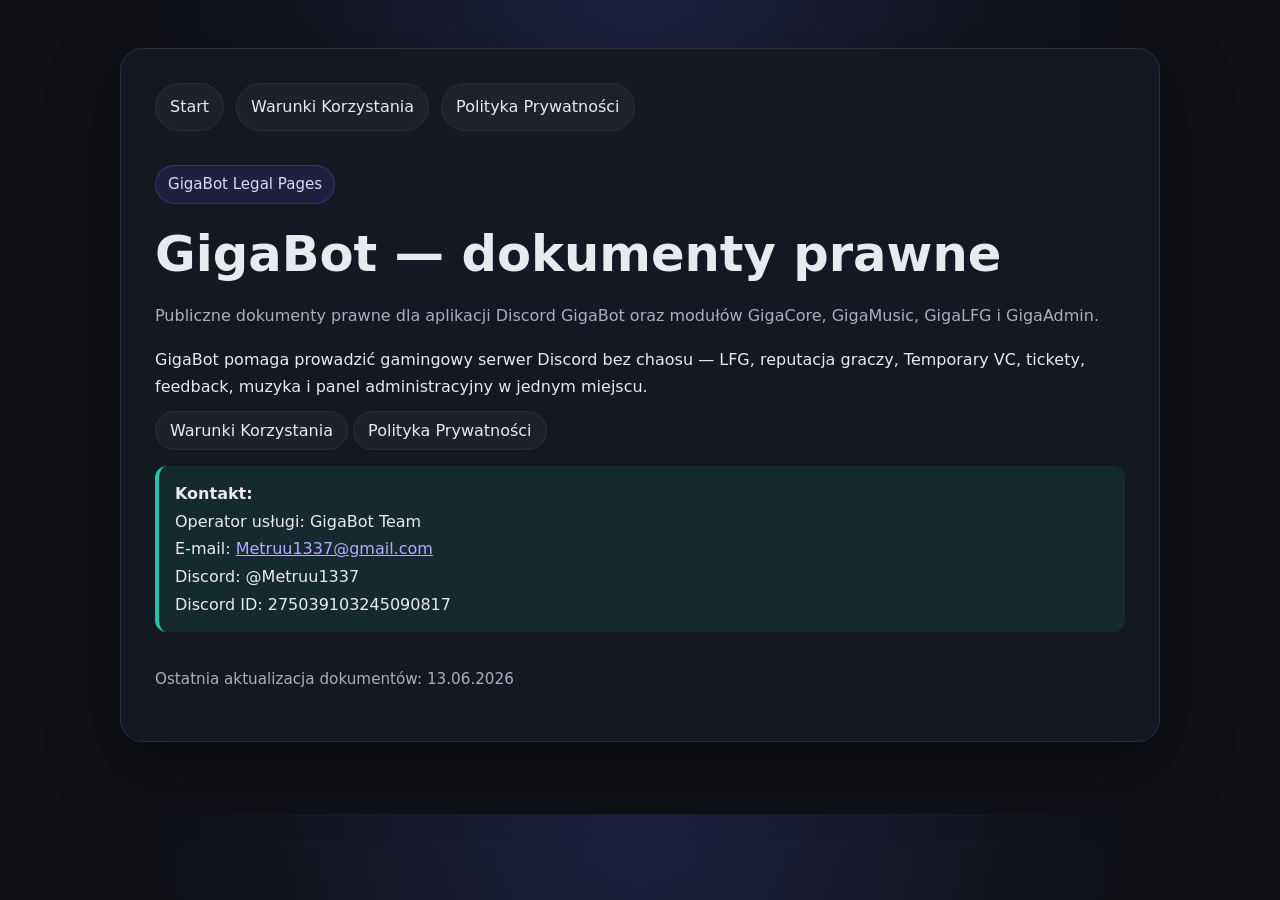
<file: index.html>
<!doctype html>
<html lang="pl">
<head>
  <meta charset="utf-8">
  <meta name="viewport" content="width=device-width, initial-scale=1">
  <title>GigaBot — Dokumenty prawne</title>
  <meta name="description" content="Warunki Korzystania i Polityka Prywatności GigaBota.">
  <link rel="stylesheet" href="style.css">
</head>
<body>
<main class="wrapper">
<section class="card">
<nav>
  <a href="index.html">Start</a>
  <a href="terms.html">Warunki Korzystania</a>
  <a href="privacy.html">Polityka Prywatności</a>
</nav>
<span class="badge">GigaBot Legal Pages</span>
<h1>GigaBot — dokumenty prawne</h1>
<p class="muted">Publiczne dokumenty prawne dla aplikacji Discord GigaBot oraz modułów GigaCore, GigaMusic, GigaLFG i GigaAdmin.</p>
<p>GigaBot pomaga prowadzić gamingowy serwer Discord bez chaosu — LFG, reputacja graczy, Temporary VC, tickety, feedback, muzyka i panel administracyjny w jednym miejscu.</p>
<p>
  <a class="button-link" href="terms.html">Warunki Korzystania</a>
  <a class="button-link" href="privacy.html">Polityka Prywatności</a>
</p>
<div class="safe-note">
  <strong>Kontakt:</strong><br>
  Operator usługi: GigaBot Team<br>
  E-mail: <a href="mailto:Metruu1337@gmail.com">Metruu1337@gmail.com</a><br>
  Discord: @Metruu1337<br>
  Discord ID: 275039103245090817
</div>
<p class="footer">Ostatnia aktualizacja dokumentów: 13.06.2026</p>
</section>
</main>
</body>
</html>
</file>
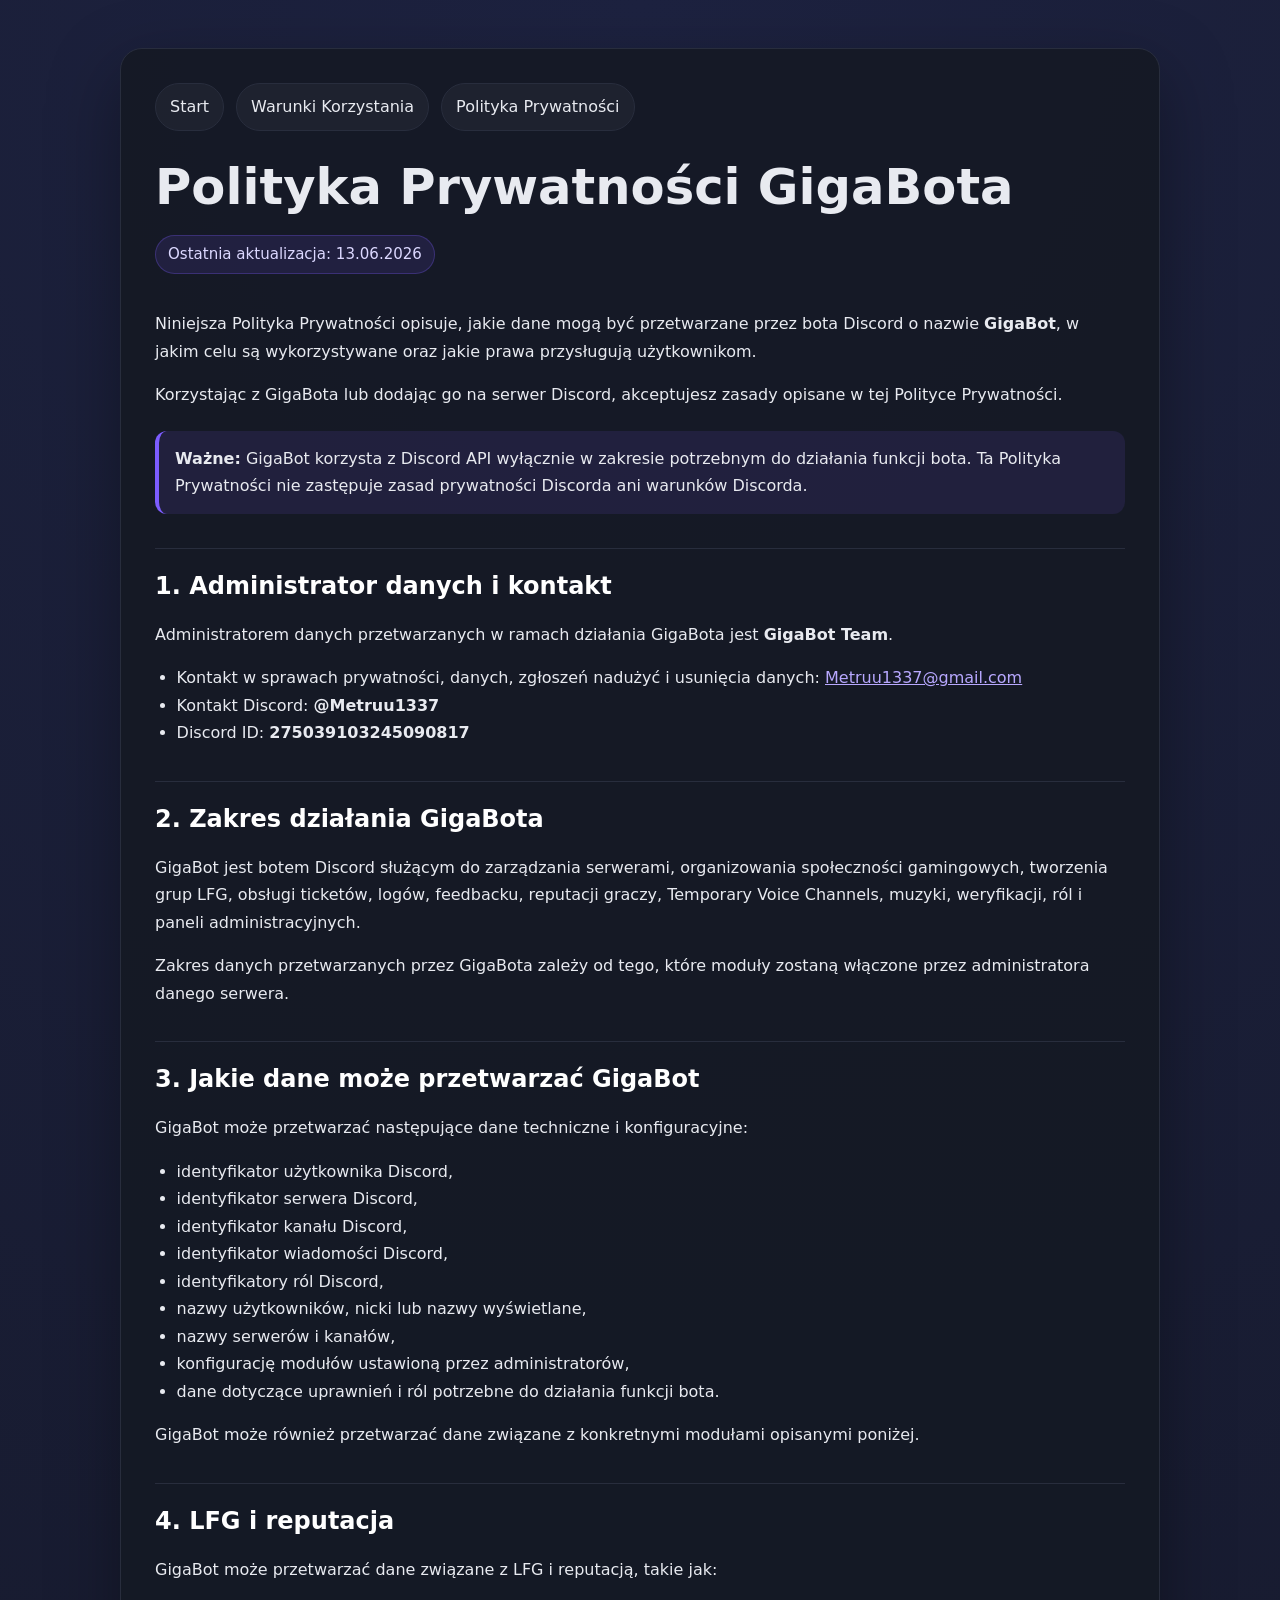
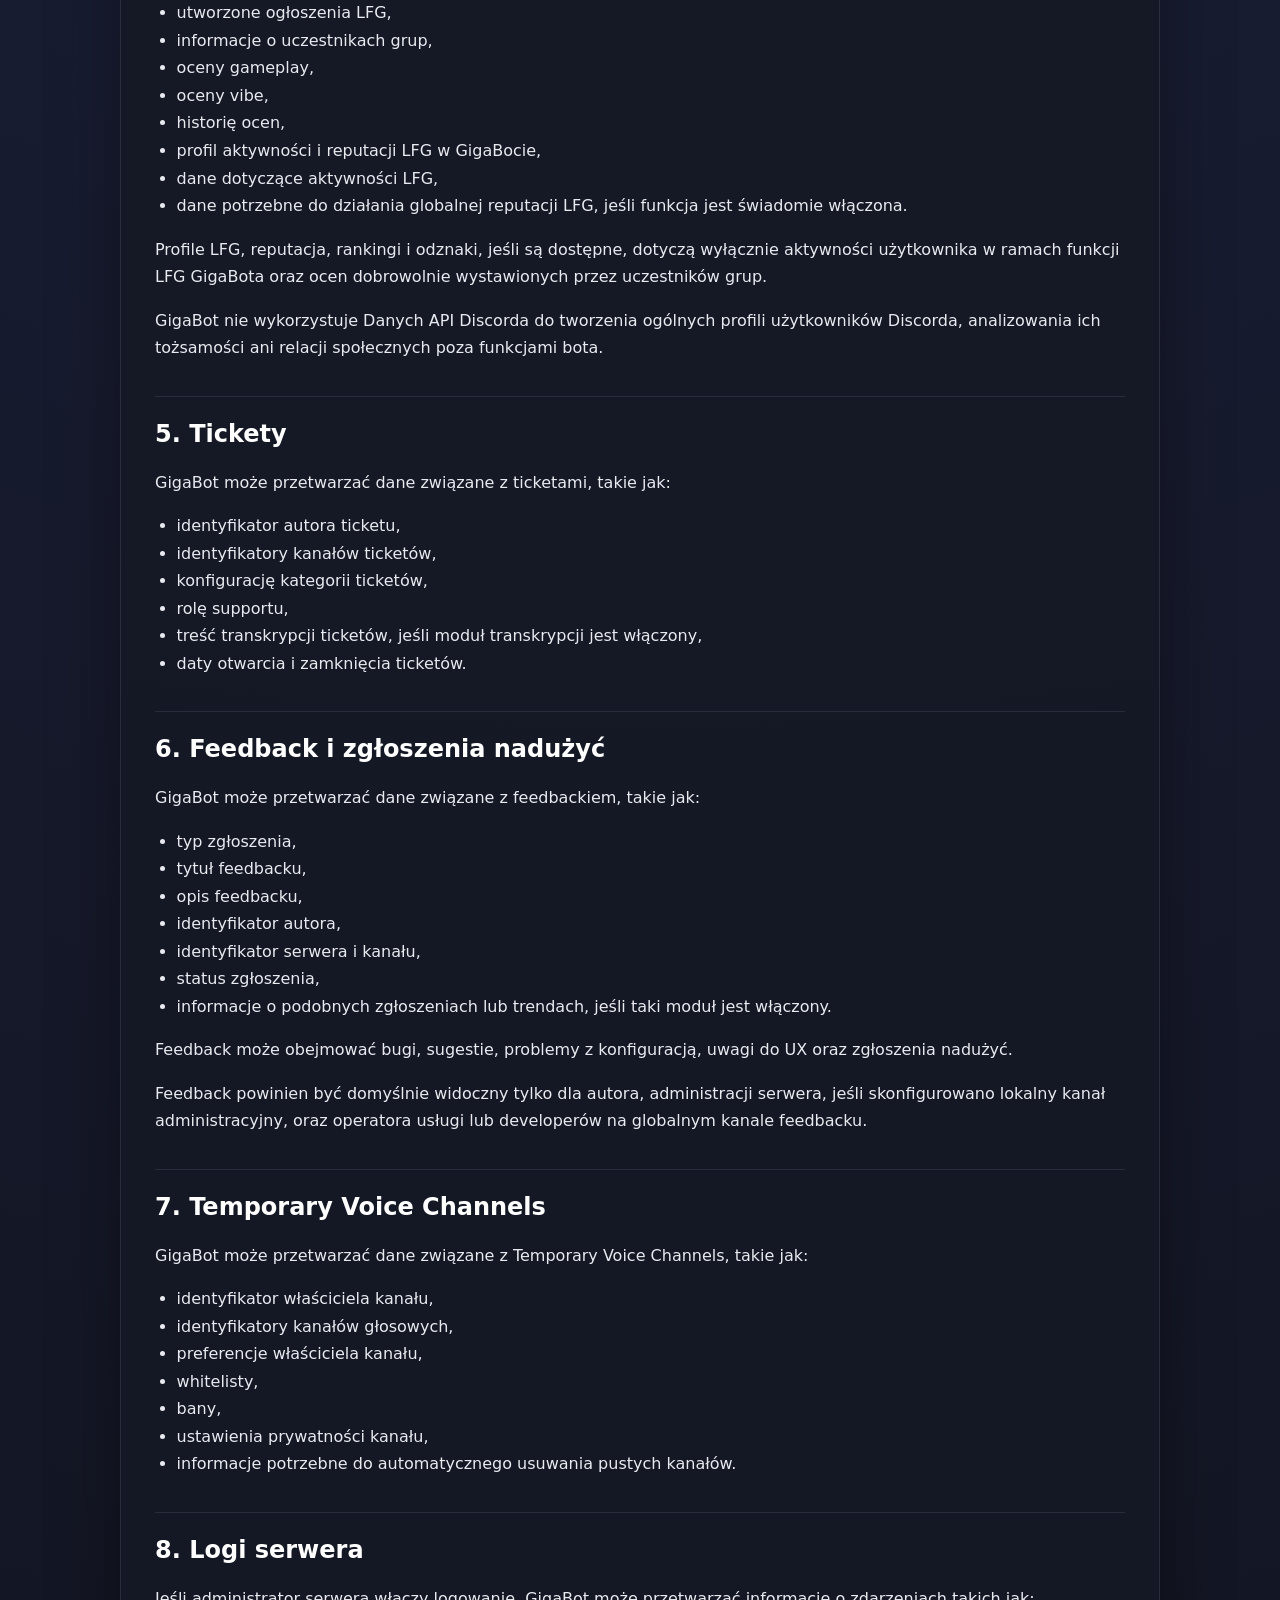
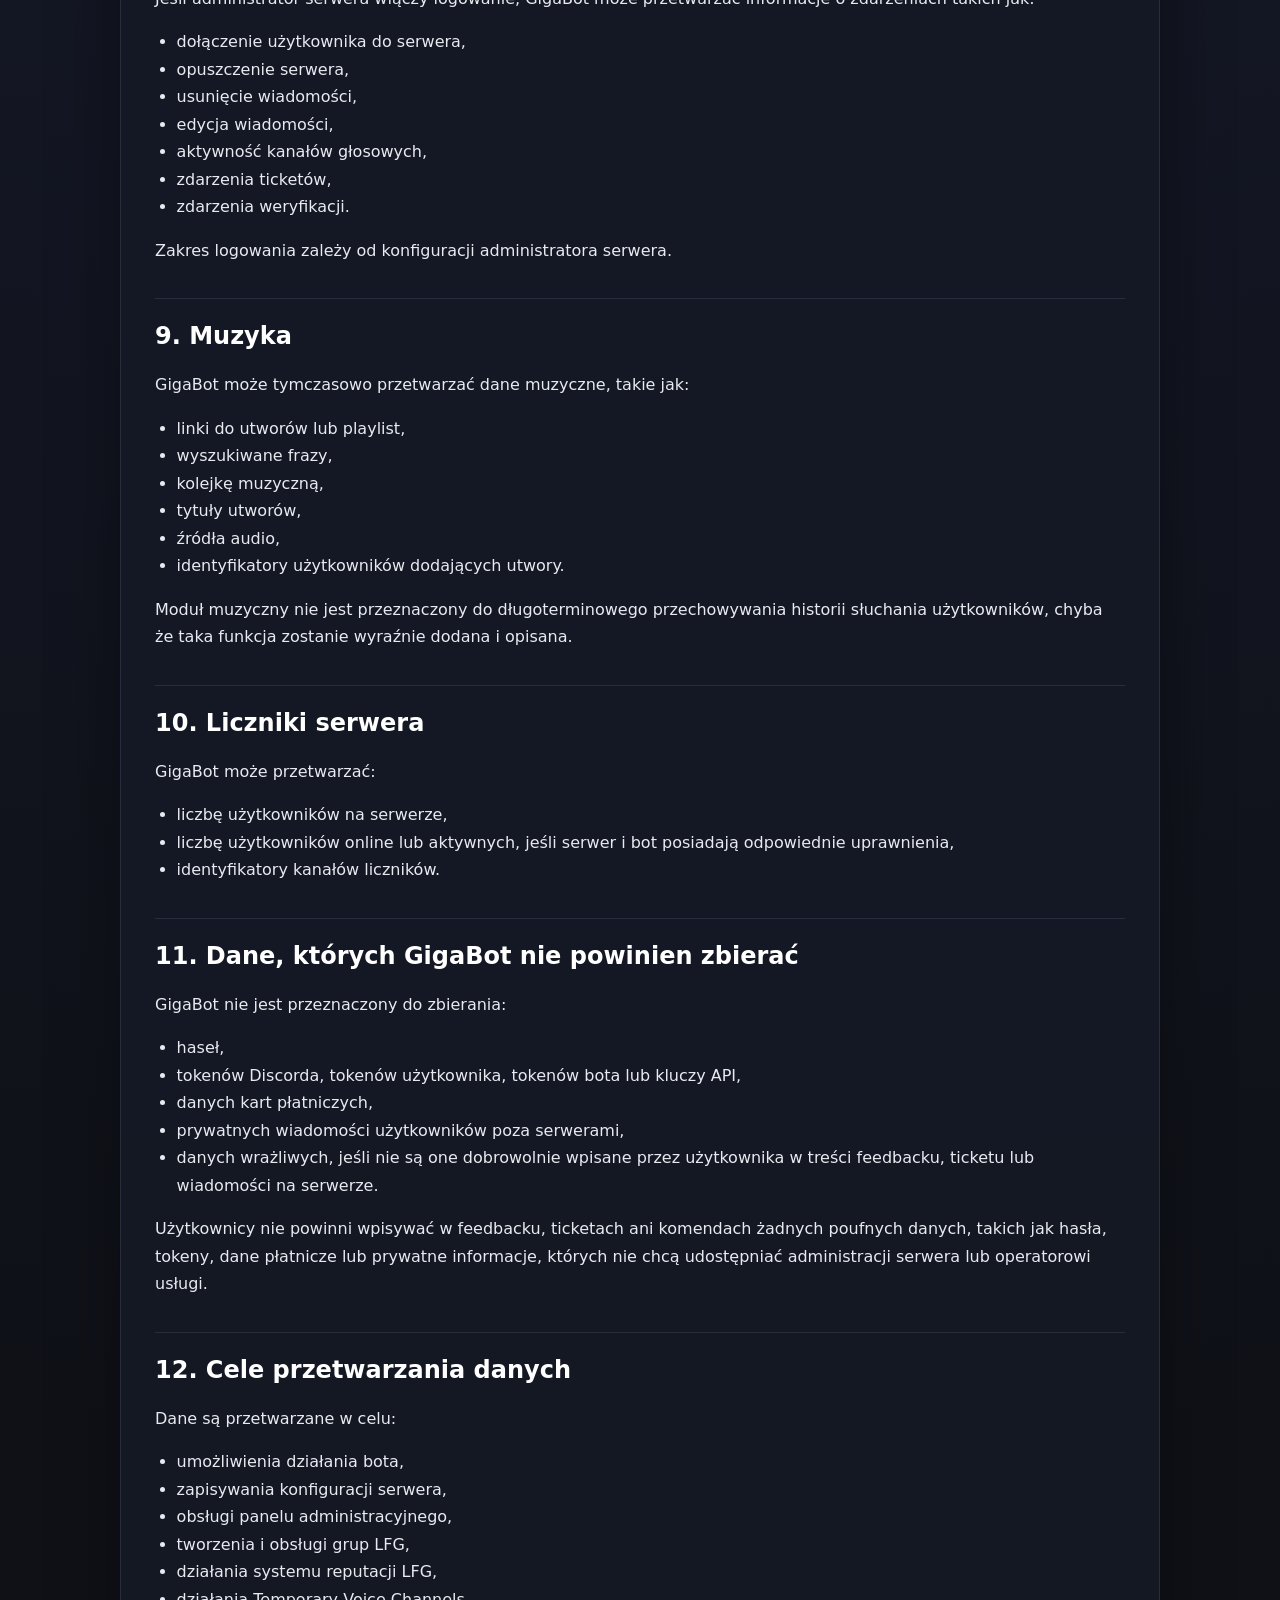
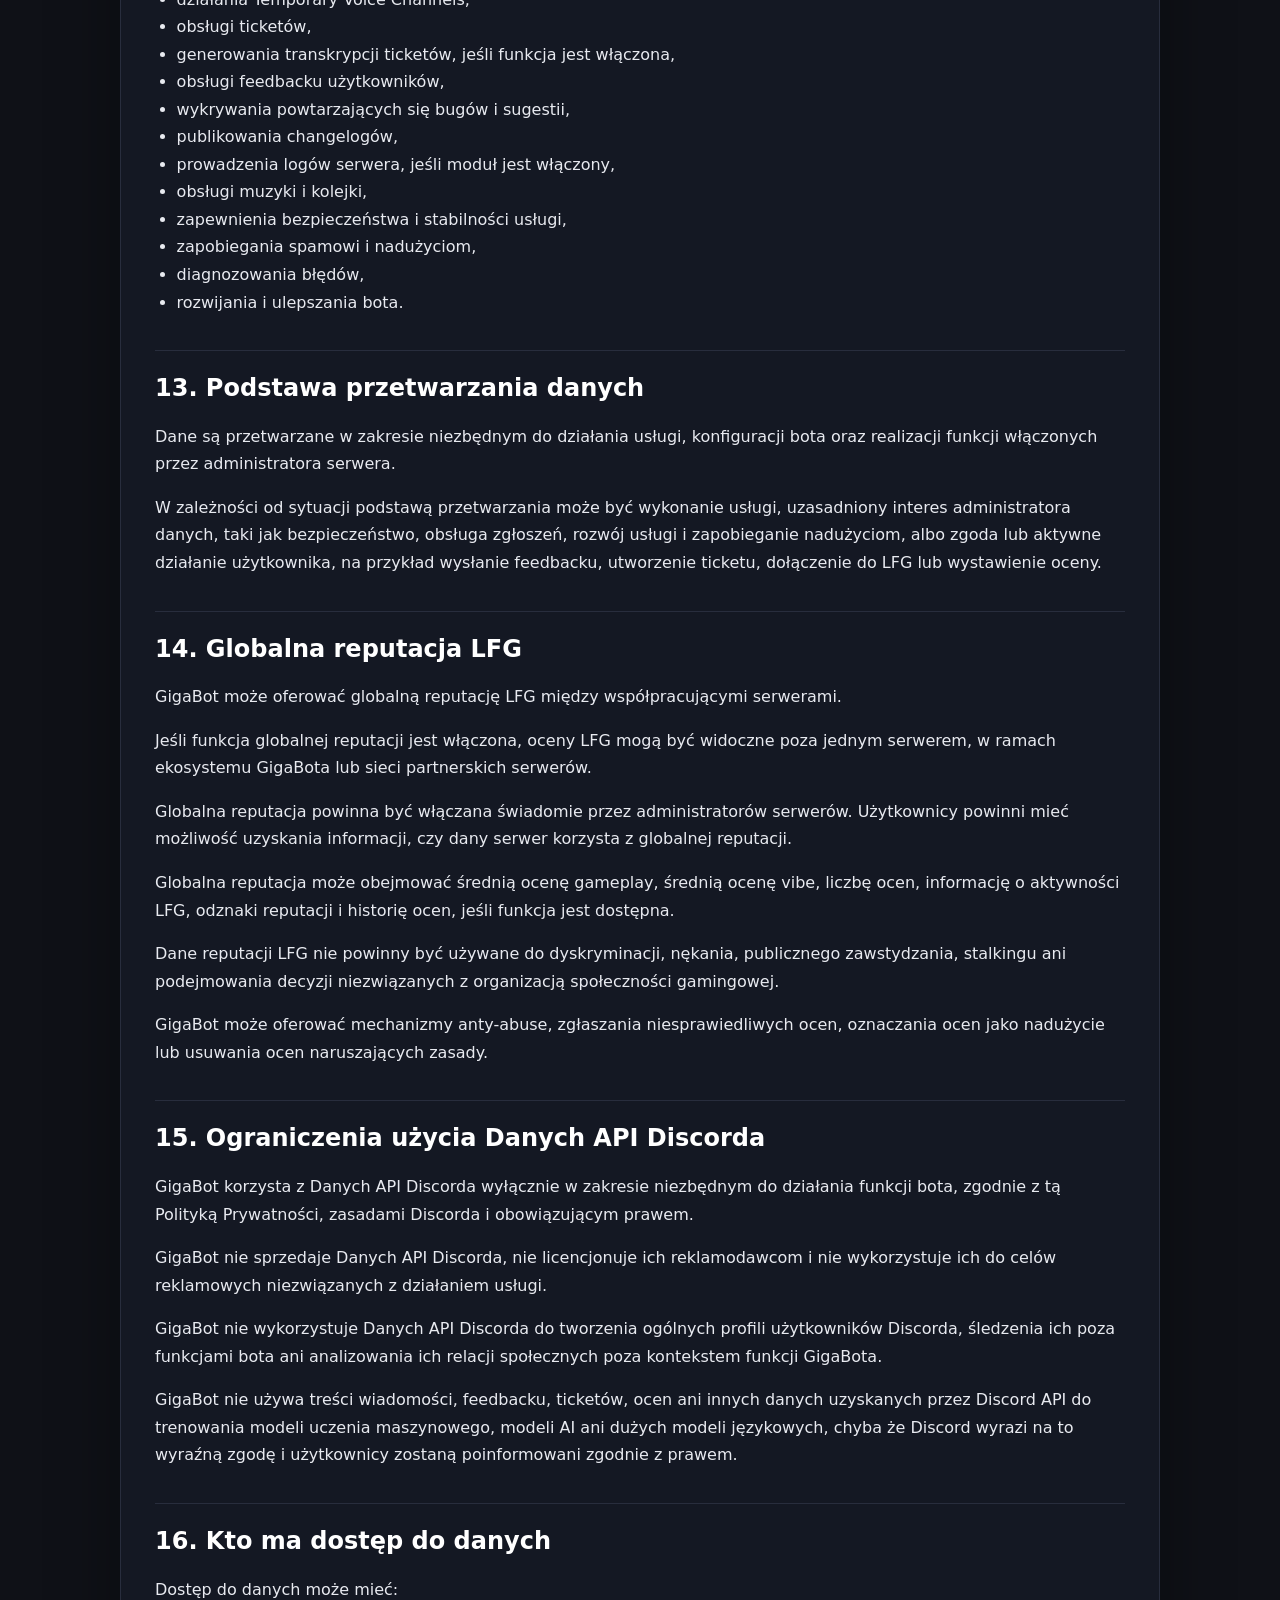
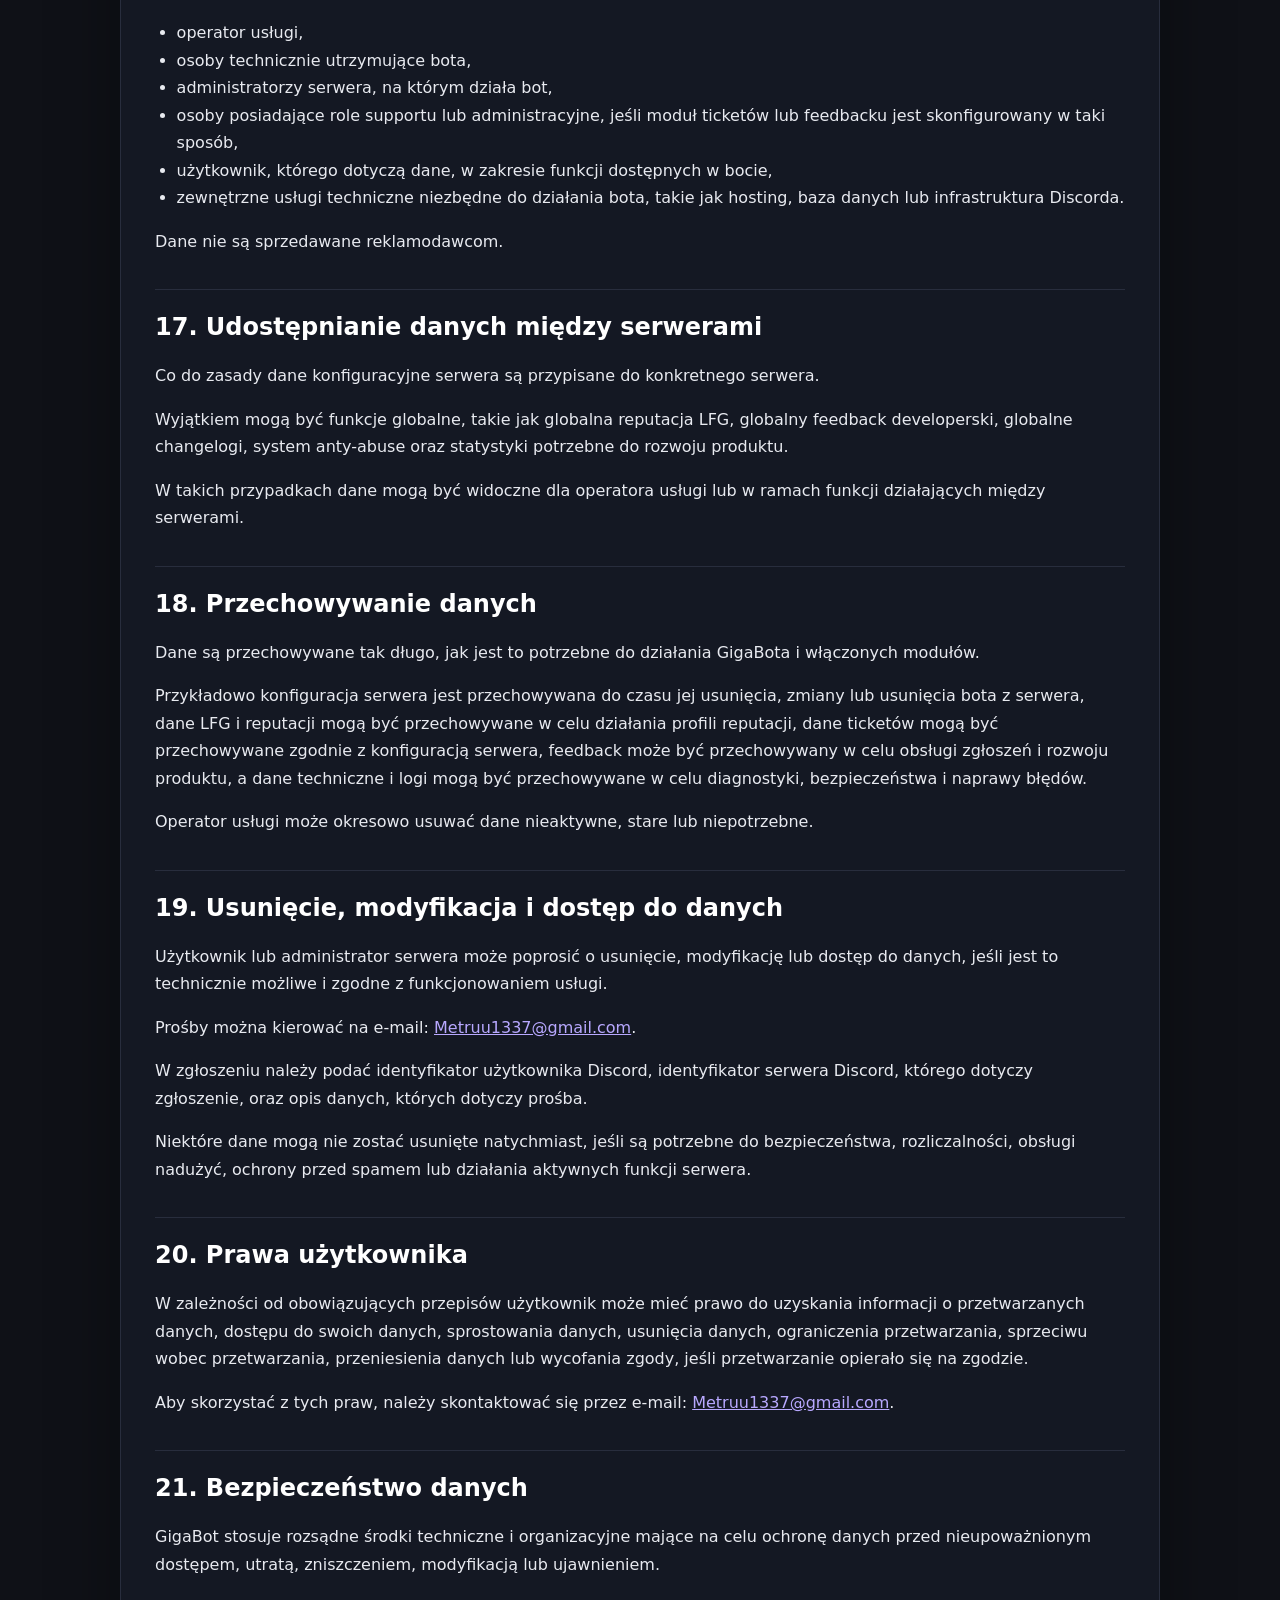
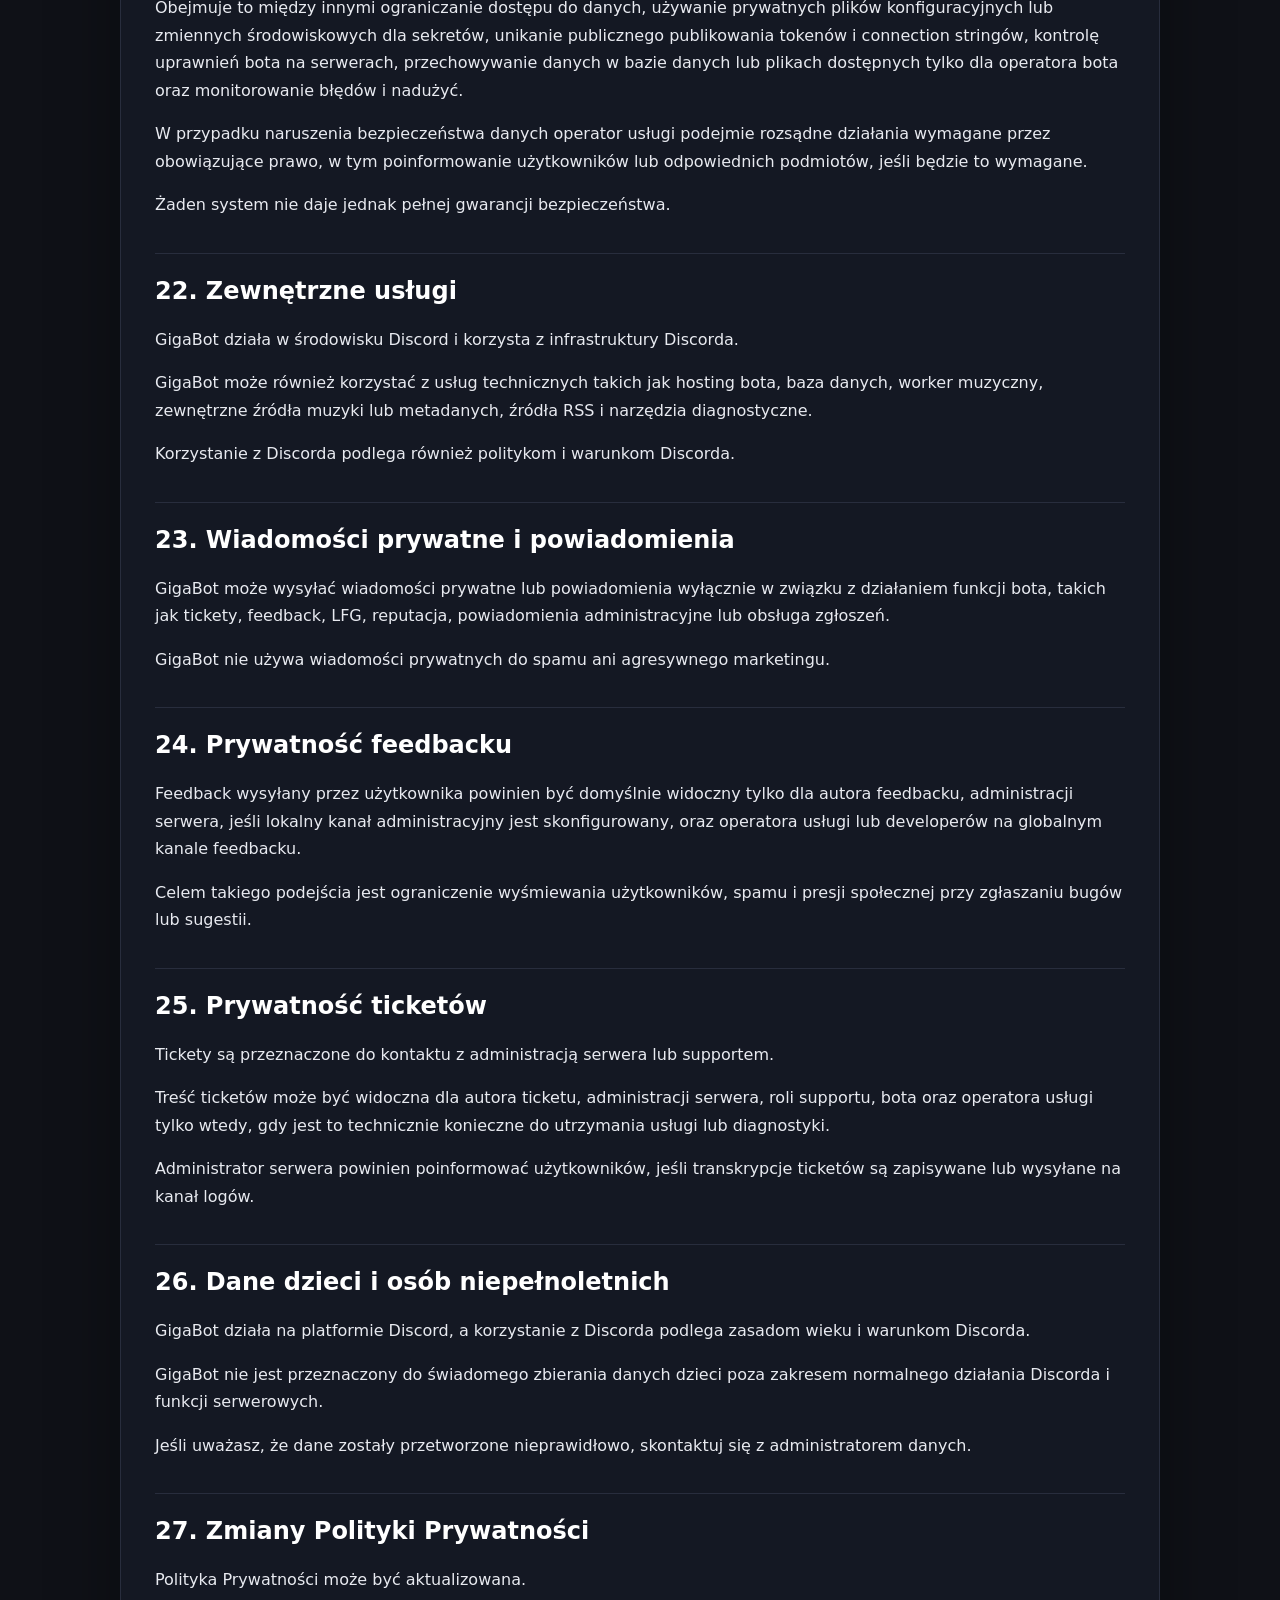
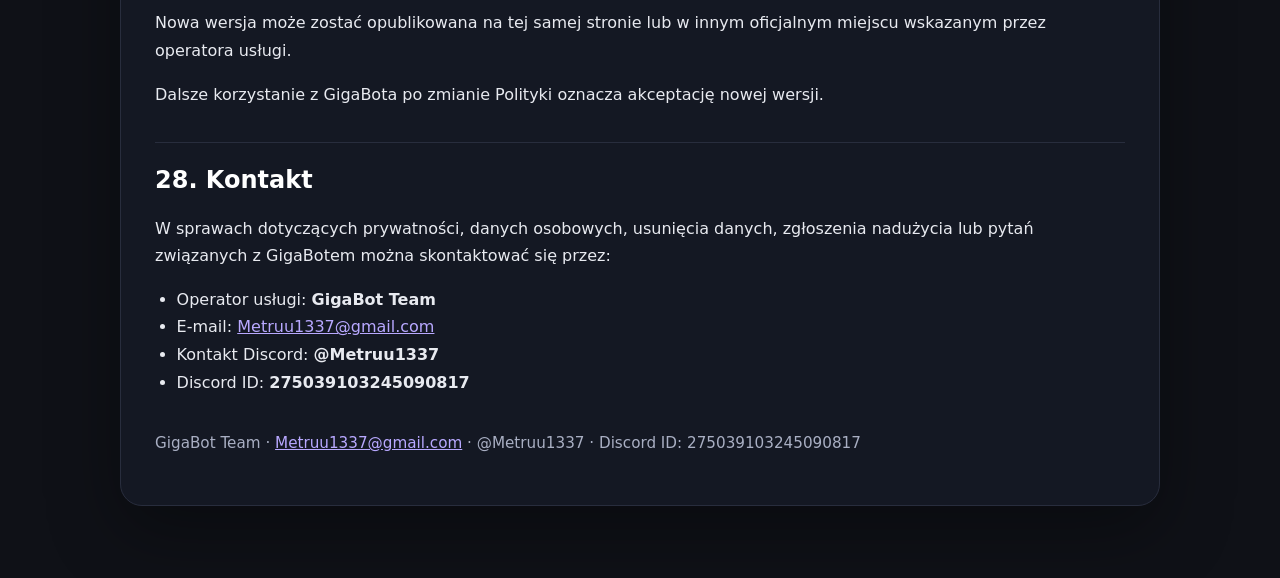
<file: privacy.html>
<!doctype html>
<html lang="pl">
<head>
  <meta charset="utf-8">
  <meta name="viewport" content="width=device-width, initial-scale=1">
  <title>Polityka Prywatności — GigaBot</title>
  <meta name="description" content="Polityka Prywatności GigaBota.">
  <link rel="stylesheet" href="style.css">
</head>
<body>
<main class="wrapper">
<article class="card">
<nav>
  <a href="index.html">Start</a>
  <a href="terms.html">Warunki Korzystania</a>
  <a href="privacy.html">Polityka Prywatności</a>
</nav>
<h1>Polityka Prywatności GigaBota</h1>
<span class="badge">Ostatnia aktualizacja: 13.06.2026</span>
<p>Niniejsza Polityka Prywatności opisuje, jakie dane mogą być przetwarzane przez bota Discord o nazwie <strong>GigaBot</strong>, w jakim celu są wykorzystywane oraz jakie prawa przysługują użytkownikom.</p>
<p>Korzystając z GigaBota lub dodając go na serwer Discord, akceptujesz zasady opisane w tej Polityce Prywatności.</p>
<div class="notice"><strong>Ważne:</strong> GigaBot korzysta z Discord API wyłącznie w zakresie potrzebnym do działania funkcji bota. Ta Polityka Prywatności nie zastępuje zasad prywatności Discorda ani warunków Discorda.</div>

<h2>1. Administrator danych i kontakt</h2>
<p>Administratorem danych przetwarzanych w ramach działania GigaBota jest <strong>GigaBot Team</strong>.</p>
<ul>
  <li>Kontakt w sprawach prywatności, danych, zgłoszeń nadużyć i usunięcia danych: <a href="mailto:Metruu1337@gmail.com">Metruu1337@gmail.com</a></li>
  <li>Kontakt Discord: <strong>@Metruu1337</strong></li>
  <li>Discord ID: <strong>275039103245090817</strong></li>
</ul>

<h2>2. Zakres działania GigaBota</h2>
<p>GigaBot jest botem Discord służącym do zarządzania serwerami, organizowania społeczności gamingowych, tworzenia grup LFG, obsługi ticketów, logów, feedbacku, reputacji graczy, Temporary Voice Channels, muzyki, weryfikacji, ról i paneli administracyjnych.</p>
<p>Zakres danych przetwarzanych przez GigaBota zależy od tego, które moduły zostaną włączone przez administratora danego serwera.</p>

<h2>3. Jakie dane może przetwarzać GigaBot</h2>
<p>GigaBot może przetwarzać następujące dane techniczne i konfiguracyjne:</p>
<ul>
  <li>identyfikator użytkownika Discord,</li>
  <li>identyfikator serwera Discord,</li>
  <li>identyfikator kanału Discord,</li>
  <li>identyfikator wiadomości Discord,</li>
  <li>identyfikatory ról Discord,</li>
  <li>nazwy użytkowników, nicki lub nazwy wyświetlane,</li>
  <li>nazwy serwerów i kanałów,</li>
  <li>konfigurację modułów ustawioną przez administratorów,</li>
  <li>dane dotyczące uprawnień i ról potrzebne do działania funkcji bota.</li>
</ul>
<p>GigaBot może również przetwarzać dane związane z konkretnymi modułami opisanymi poniżej.</p>

<h2>4. LFG i reputacja</h2>
<p>GigaBot może przetwarzać dane związane z LFG i reputacją, takie jak:</p>
<ul>
  <li>utworzone ogłoszenia LFG,</li>
  <li>informacje o uczestnikach grup,</li>
  <li>oceny gameplay,</li>
  <li>oceny vibe,</li>
  <li>historię ocen,</li>
  <li>profil aktywności i reputacji LFG w GigaBocie,</li>
  <li>dane dotyczące aktywności LFG,</li>
  <li>dane potrzebne do działania globalnej reputacji LFG, jeśli funkcja jest świadomie włączona.</li>
</ul>
<p>Profile LFG, reputacja, rankingi i odznaki, jeśli są dostępne, dotyczą wyłącznie aktywności użytkownika w ramach funkcji LFG GigaBota oraz ocen dobrowolnie wystawionych przez uczestników grup.</p>
<p>GigaBot nie wykorzystuje Danych API Discorda do tworzenia ogólnych profili użytkowników Discorda, analizowania ich tożsamości ani relacji społecznych poza funkcjami bota.</p>

<h2>5. Tickety</h2>
<p>GigaBot może przetwarzać dane związane z ticketami, takie jak:</p>
<ul>
  <li>identyfikator autora ticketu,</li>
  <li>identyfikatory kanałów ticketów,</li>
  <li>konfigurację kategorii ticketów,</li>
  <li>rolę supportu,</li>
  <li>treść transkrypcji ticketów, jeśli moduł transkrypcji jest włączony,</li>
  <li>daty otwarcia i zamknięcia ticketów.</li>
</ul>

<h2>6. Feedback i zgłoszenia nadużyć</h2>
<p>GigaBot może przetwarzać dane związane z feedbackiem, takie jak:</p>
<ul>
  <li>typ zgłoszenia,</li>
  <li>tytuł feedbacku,</li>
  <li>opis feedbacku,</li>
  <li>identyfikator autora,</li>
  <li>identyfikator serwera i kanału,</li>
  <li>status zgłoszenia,</li>
  <li>informacje o podobnych zgłoszeniach lub trendach, jeśli taki moduł jest włączony.</li>
</ul>
<p>Feedback może obejmować bugi, sugestie, problemy z konfiguracją, uwagi do UX oraz zgłoszenia nadużyć.</p>
<p>Feedback powinien być domyślnie widoczny tylko dla autora, administracji serwera, jeśli skonfigurowano lokalny kanał administracyjny, oraz operatora usługi lub developerów na globalnym kanale feedbacku.</p>

<h2>7. Temporary Voice Channels</h2>
<p>GigaBot może przetwarzać dane związane z Temporary Voice Channels, takie jak:</p>
<ul>
  <li>identyfikator właściciela kanału,</li>
  <li>identyfikatory kanałów głosowych,</li>
  <li>preferencje właściciela kanału,</li>
  <li>whitelisty,</li>
  <li>bany,</li>
  <li>ustawienia prywatności kanału,</li>
  <li>informacje potrzebne do automatycznego usuwania pustych kanałów.</li>
</ul>

<h2>8. Logi serwera</h2>
<p>Jeśli administrator serwera włączy logowanie, GigaBot może przetwarzać informacje o zdarzeniach takich jak:</p>
<ul>
  <li>dołączenie użytkownika do serwera,</li>
  <li>opuszczenie serwera,</li>
  <li>usunięcie wiadomości,</li>
  <li>edycja wiadomości,</li>
  <li>aktywność kanałów głosowych,</li>
  <li>zdarzenia ticketów,</li>
  <li>zdarzenia weryfikacji.</li>
</ul>
<p>Zakres logowania zależy od konfiguracji administratora serwera.</p>

<h2>9. Muzyka</h2>
<p>GigaBot może tymczasowo przetwarzać dane muzyczne, takie jak:</p>
<ul>
  <li>linki do utworów lub playlist,</li>
  <li>wyszukiwane frazy,</li>
  <li>kolejkę muzyczną,</li>
  <li>tytuły utworów,</li>
  <li>źródła audio,</li>
  <li>identyfikatory użytkowników dodających utwory.</li>
</ul>
<p>Moduł muzyczny nie jest przeznaczony do długoterminowego przechowywania historii słuchania użytkowników, chyba że taka funkcja zostanie wyraźnie dodana i opisana.</p>

<h2>10. Liczniki serwera</h2>
<p>GigaBot może przetwarzać:</p>
<ul>
  <li>liczbę użytkowników na serwerze,</li>
  <li>liczbę użytkowników online lub aktywnych, jeśli serwer i bot posiadają odpowiednie uprawnienia,</li>
  <li>identyfikatory kanałów liczników.</li>
</ul>

<h2>11. Dane, których GigaBot nie powinien zbierać</h2>
<p>GigaBot nie jest przeznaczony do zbierania:</p>
<ul>
  <li>haseł,</li>
  <li>tokenów Discorda, tokenów użytkownika, tokenów bota lub kluczy API,</li>
  <li>danych kart płatniczych,</li>
  <li>prywatnych wiadomości użytkowników poza serwerami,</li>
  <li>danych wrażliwych, jeśli nie są one dobrowolnie wpisane przez użytkownika w treści feedbacku, ticketu lub wiadomości na serwerze.</li>
</ul>
<p>Użytkownicy nie powinni wpisywać w feedbacku, ticketach ani komendach żadnych poufnych danych, takich jak hasła, tokeny, dane płatnicze lub prywatne informacje, których nie chcą udostępniać administracji serwera lub operatorowi usługi.</p>

<h2>12. Cele przetwarzania danych</h2>
<p>Dane są przetwarzane w celu:</p>
<ul>
  <li>umożliwienia działania bota,</li>
  <li>zapisywania konfiguracji serwera,</li>
  <li>obsługi panelu administracyjnego,</li>
  <li>tworzenia i obsługi grup LFG,</li>
  <li>działania systemu reputacji LFG,</li>
  <li>działania Temporary Voice Channels,</li>
  <li>obsługi ticketów,</li>
  <li>generowania transkrypcji ticketów, jeśli funkcja jest włączona,</li>
  <li>obsługi feedbacku użytkowników,</li>
  <li>wykrywania powtarzających się bugów i sugestii,</li>
  <li>publikowania changelogów,</li>
  <li>prowadzenia logów serwera, jeśli moduł jest włączony,</li>
  <li>obsługi muzyki i kolejki,</li>
  <li>zapewnienia bezpieczeństwa i stabilności usługi,</li>
  <li>zapobiegania spamowi i nadużyciom,</li>
  <li>diagnozowania błędów,</li>
  <li>rozwijania i ulepszania bota.</li>
</ul>

<h2>13. Podstawa przetwarzania danych</h2>
<p>Dane są przetwarzane w zakresie niezbędnym do działania usługi, konfiguracji bota oraz realizacji funkcji włączonych przez administratora serwera.</p>
<p>W zależności od sytuacji podstawą przetwarzania może być wykonanie usługi, uzasadniony interes administratora danych, taki jak bezpieczeństwo, obsługa zgłoszeń, rozwój usługi i zapobieganie nadużyciom, albo zgoda lub aktywne działanie użytkownika, na przykład wysłanie feedbacku, utworzenie ticketu, dołączenie do LFG lub wystawienie oceny.</p>

<h2>14. Globalna reputacja LFG</h2>
<p>GigaBot może oferować globalną reputację LFG między współpracującymi serwerami.</p>
<p>Jeśli funkcja globalnej reputacji jest włączona, oceny LFG mogą być widoczne poza jednym serwerem, w ramach ekosystemu GigaBota lub sieci partnerskich serwerów.</p>
<p>Globalna reputacja powinna być włączana świadomie przez administratorów serwerów. Użytkownicy powinni mieć możliwość uzyskania informacji, czy dany serwer korzysta z globalnej reputacji.</p>
<p>Globalna reputacja może obejmować średnią ocenę gameplay, średnią ocenę vibe, liczbę ocen, informację o aktywności LFG, odznaki reputacji i historię ocen, jeśli funkcja jest dostępna.</p>
<p>Dane reputacji LFG nie powinny być używane do dyskryminacji, nękania, publicznego zawstydzania, stalkingu ani podejmowania decyzji niezwiązanych z organizacją społeczności gamingowej.</p>
<p>GigaBot może oferować mechanizmy anty-abuse, zgłaszania niesprawiedliwych ocen, oznaczania ocen jako nadużycie lub usuwania ocen naruszających zasady.</p>

<h2>15. Ograniczenia użycia Danych API Discorda</h2>
<p>GigaBot korzysta z Danych API Discorda wyłącznie w zakresie niezbędnym do działania funkcji bota, zgodnie z tą Polityką Prywatności, zasadami Discorda i obowiązującym prawem.</p>
<p>GigaBot nie sprzedaje Danych API Discorda, nie licencjonuje ich reklamodawcom i nie wykorzystuje ich do celów reklamowych niezwiązanych z działaniem usługi.</p>
<p>GigaBot nie wykorzystuje Danych API Discorda do tworzenia ogólnych profili użytkowników Discorda, śledzenia ich poza funkcjami bota ani analizowania ich relacji społecznych poza kontekstem funkcji GigaBota.</p>
<p>GigaBot nie używa treści wiadomości, feedbacku, ticketów, ocen ani innych danych uzyskanych przez Discord API do trenowania modeli uczenia maszynowego, modeli AI ani dużych modeli językowych, chyba że Discord wyrazi na to wyraźną zgodę i użytkownicy zostaną poinformowani zgodnie z prawem.</p>

<h2>16. Kto ma dostęp do danych</h2>
<p>Dostęp do danych może mieć:</p>
<ul>
  <li>operator usługi,</li>
  <li>osoby technicznie utrzymujące bota,</li>
  <li>administratorzy serwera, na którym działa bot,</li>
  <li>osoby posiadające role supportu lub administracyjne, jeśli moduł ticketów lub feedbacku jest skonfigurowany w taki sposób,</li>
  <li>użytkownik, którego dotyczą dane, w zakresie funkcji dostępnych w bocie,</li>
  <li>zewnętrzne usługi techniczne niezbędne do działania bota, takie jak hosting, baza danych lub infrastruktura Discorda.</li>
</ul>
<p>Dane nie są sprzedawane reklamodawcom.</p>

<h2>17. Udostępnianie danych między serwerami</h2>
<p>Co do zasady dane konfiguracyjne serwera są przypisane do konkretnego serwera.</p>
<p>Wyjątkiem mogą być funkcje globalne, takie jak globalna reputacja LFG, globalny feedback developerski, globalne changelogi, system anty-abuse oraz statystyki potrzebne do rozwoju produktu.</p>
<p>W takich przypadkach dane mogą być widoczne dla operatora usługi lub w ramach funkcji działających między serwerami.</p>

<h2>18. Przechowywanie danych</h2>
<p>Dane są przechowywane tak długo, jak jest to potrzebne do działania GigaBota i włączonych modułów.</p>
<p>Przykładowo konfiguracja serwera jest przechowywana do czasu jej usunięcia, zmiany lub usunięcia bota z serwera, dane LFG i reputacji mogą być przechowywane w celu działania profili reputacji, dane ticketów mogą być przechowywane zgodnie z konfiguracją serwera, feedback może być przechowywany w celu obsługi zgłoszeń i rozwoju produktu, a dane techniczne i logi mogą być przechowywane w celu diagnostyki, bezpieczeństwa i naprawy błędów.</p>
<p>Operator usługi może okresowo usuwać dane nieaktywne, stare lub niepotrzebne.</p>

<h2>19. Usunięcie, modyfikacja i dostęp do danych</h2>
<p>Użytkownik lub administrator serwera może poprosić o usunięcie, modyfikację lub dostęp do danych, jeśli jest to technicznie możliwe i zgodne z funkcjonowaniem usługi.</p>
<p>Prośby można kierować na e-mail: <a href="mailto:Metruu1337@gmail.com">Metruu1337@gmail.com</a>.</p>
<p>W zgłoszeniu należy podać identyfikator użytkownika Discord, identyfikator serwera Discord, którego dotyczy zgłoszenie, oraz opis danych, których dotyczy prośba.</p>
<p>Niektóre dane mogą nie zostać usunięte natychmiast, jeśli są potrzebne do bezpieczeństwa, rozliczalności, obsługi nadużyć, ochrony przed spamem lub działania aktywnych funkcji serwera.</p>

<h2>20. Prawa użytkownika</h2>
<p>W zależności od obowiązujących przepisów użytkownik może mieć prawo do uzyskania informacji o przetwarzanych danych, dostępu do swoich danych, sprostowania danych, usunięcia danych, ograniczenia przetwarzania, sprzeciwu wobec przetwarzania, przeniesienia danych lub wycofania zgody, jeśli przetwarzanie opierało się na zgodzie.</p>
<p>Aby skorzystać z tych praw, należy skontaktować się przez e-mail: <a href="mailto:Metruu1337@gmail.com">Metruu1337@gmail.com</a>.</p>

<h2>21. Bezpieczeństwo danych</h2>
<p>GigaBot stosuje rozsądne środki techniczne i organizacyjne mające na celu ochronę danych przed nieupoważnionym dostępem, utratą, zniszczeniem, modyfikacją lub ujawnieniem.</p>
<p>Obejmuje to między innymi ograniczanie dostępu do danych, używanie prywatnych plików konfiguracyjnych lub zmiennych środowiskowych dla sekretów, unikanie publicznego publikowania tokenów i connection stringów, kontrolę uprawnień bota na serwerach, przechowywanie danych w bazie danych lub plikach dostępnych tylko dla operatora bota oraz monitorowanie błędów i nadużyć.</p>
<p>W przypadku naruszenia bezpieczeństwa danych operator usługi podejmie rozsądne działania wymagane przez obowiązujące prawo, w tym poinformowanie użytkowników lub odpowiednich podmiotów, jeśli będzie to wymagane.</p>
<p>Żaden system nie daje jednak pełnej gwarancji bezpieczeństwa.</p>

<h2>22. Zewnętrzne usługi</h2>
<p>GigaBot działa w środowisku Discord i korzysta z infrastruktury Discorda.</p>
<p>GigaBot może również korzystać z usług technicznych takich jak hosting bota, baza danych, worker muzyczny, zewnętrzne źródła muzyki lub metadanych, źródła RSS i narzędzia diagnostyczne.</p>
<p>Korzystanie z Discorda podlega również politykom i warunkom Discorda.</p>

<h2>23. Wiadomości prywatne i powiadomienia</h2>
<p>GigaBot może wysyłać wiadomości prywatne lub powiadomienia wyłącznie w związku z działaniem funkcji bota, takich jak tickety, feedback, LFG, reputacja, powiadomienia administracyjne lub obsługa zgłoszeń.</p>
<p>GigaBot nie używa wiadomości prywatnych do spamu ani agresywnego marketingu.</p>

<h2>24. Prywatność feedbacku</h2>
<p>Feedback wysyłany przez użytkownika powinien być domyślnie widoczny tylko dla autora feedbacku, administracji serwera, jeśli lokalny kanał administracyjny jest skonfigurowany, oraz operatora usługi lub developerów na globalnym kanale feedbacku.</p>
<p>Celem takiego podejścia jest ograniczenie wyśmiewania użytkowników, spamu i presji społecznej przy zgłaszaniu bugów lub sugestii.</p>

<h2>25. Prywatność ticketów</h2>
<p>Tickety są przeznaczone do kontaktu z administracją serwera lub supportem.</p>
<p>Treść ticketów może być widoczna dla autora ticketu, administracji serwera, roli supportu, bota oraz operatora usługi tylko wtedy, gdy jest to technicznie konieczne do utrzymania usługi lub diagnostyki.</p>
<p>Administrator serwera powinien poinformować użytkowników, jeśli transkrypcje ticketów są zapisywane lub wysyłane na kanał logów.</p>

<h2>26. Dane dzieci i osób niepełnoletnich</h2>
<p>GigaBot działa na platformie Discord, a korzystanie z Discorda podlega zasadom wieku i warunkom Discorda.</p>
<p>GigaBot nie jest przeznaczony do świadomego zbierania danych dzieci poza zakresem normalnego działania Discorda i funkcji serwerowych.</p>
<p>Jeśli uważasz, że dane zostały przetworzone nieprawidłowo, skontaktuj się z administratorem danych.</p>

<h2>27. Zmiany Polityki Prywatności</h2>
<p>Polityka Prywatności może być aktualizowana.</p>
<p>Nowa wersja może zostać opublikowana na tej samej stronie lub w innym oficjalnym miejscu wskazanym przez operatora usługi.</p>
<p>Dalsze korzystanie z GigaBota po zmianie Polityki oznacza akceptację nowej wersji.</p>

<h2>28. Kontakt</h2>
<p>W sprawach dotyczących prywatności, danych osobowych, usunięcia danych, zgłoszenia nadużycia lub pytań związanych z GigaBotem można skontaktować się przez:</p>
<ul>
  <li>Operator usługi: <strong>GigaBot Team</strong></li>
  <li>E-mail: <a href="mailto:Metruu1337@gmail.com">Metruu1337@gmail.com</a></li>
  <li>Kontakt Discord: <strong>@Metruu1337</strong></li>
  <li>Discord ID: <strong>275039103245090817</strong></li>
</ul>
<p class="footer">GigaBot Team · <a href="mailto:Metruu1337@gmail.com">Metruu1337@gmail.com</a> · @Metruu1337 · Discord ID: 275039103245090817</p>
</article>
</main>
</body>
</html>
</file>
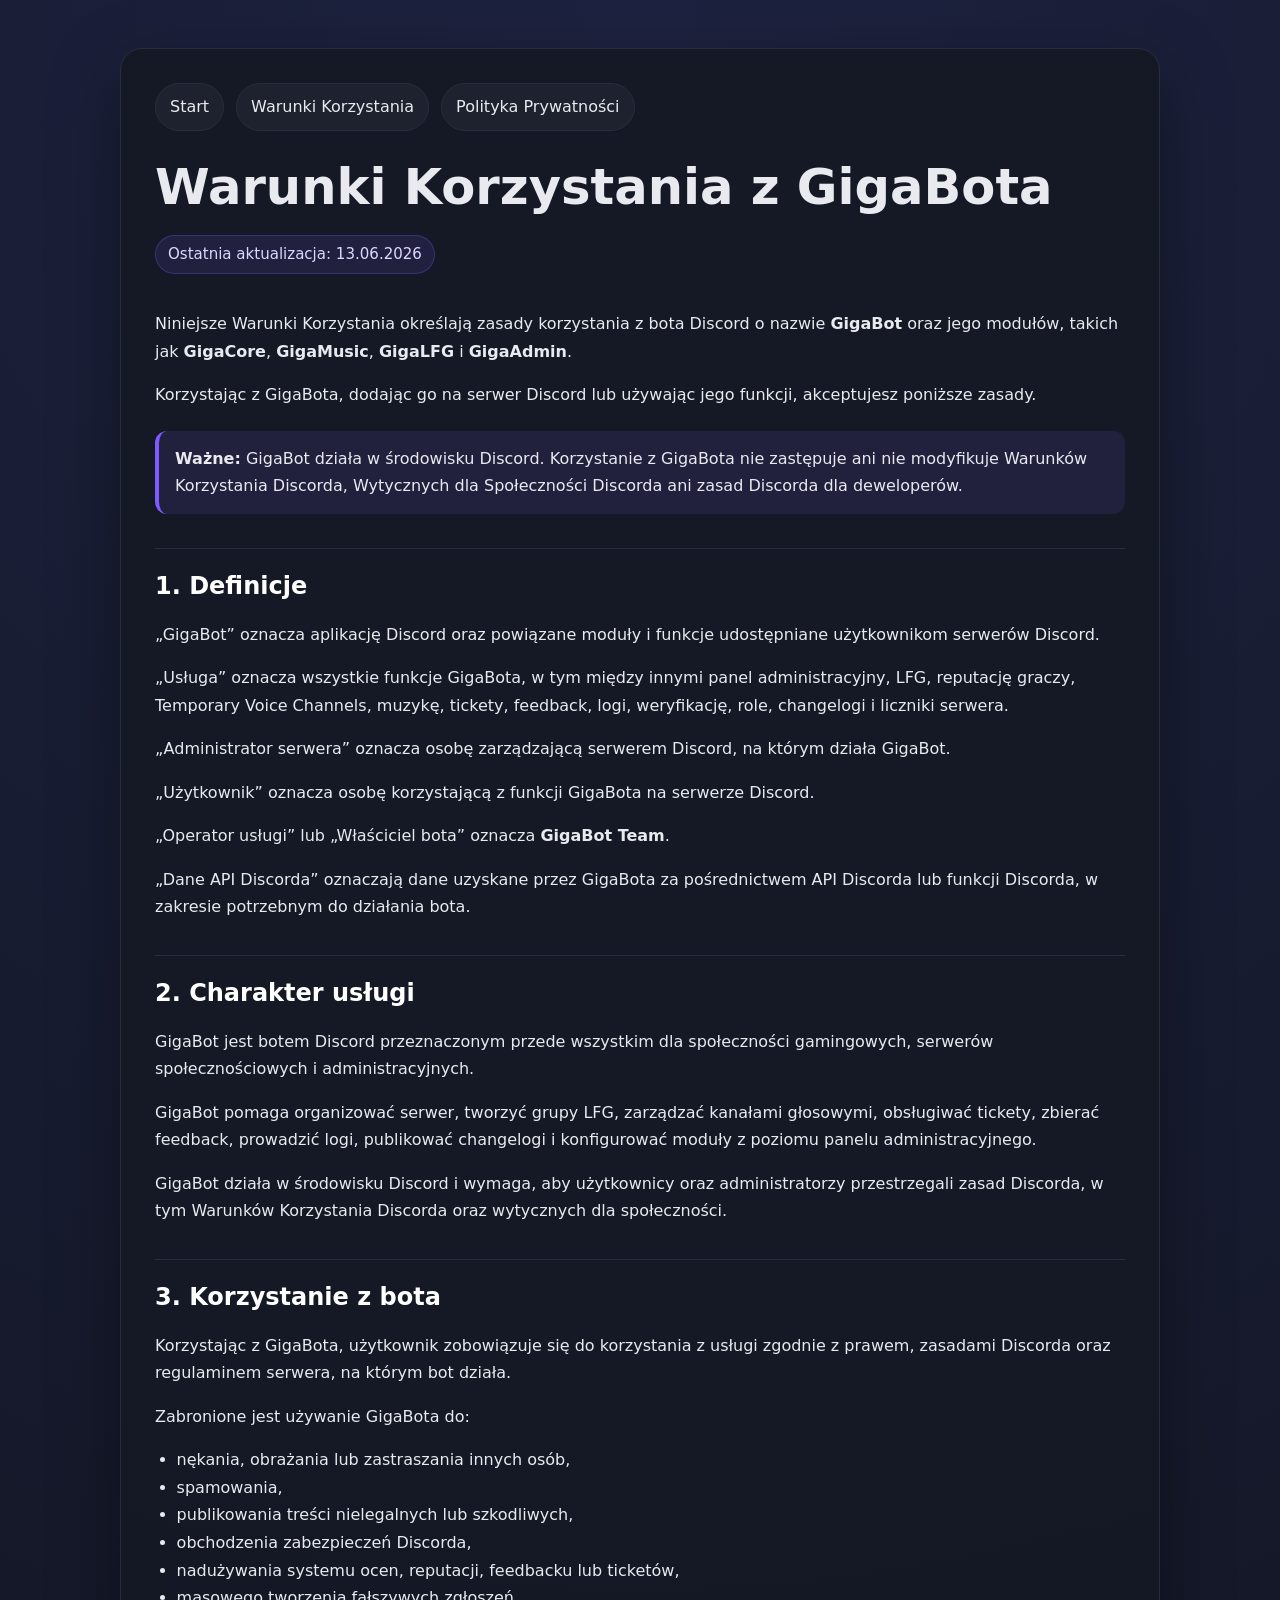
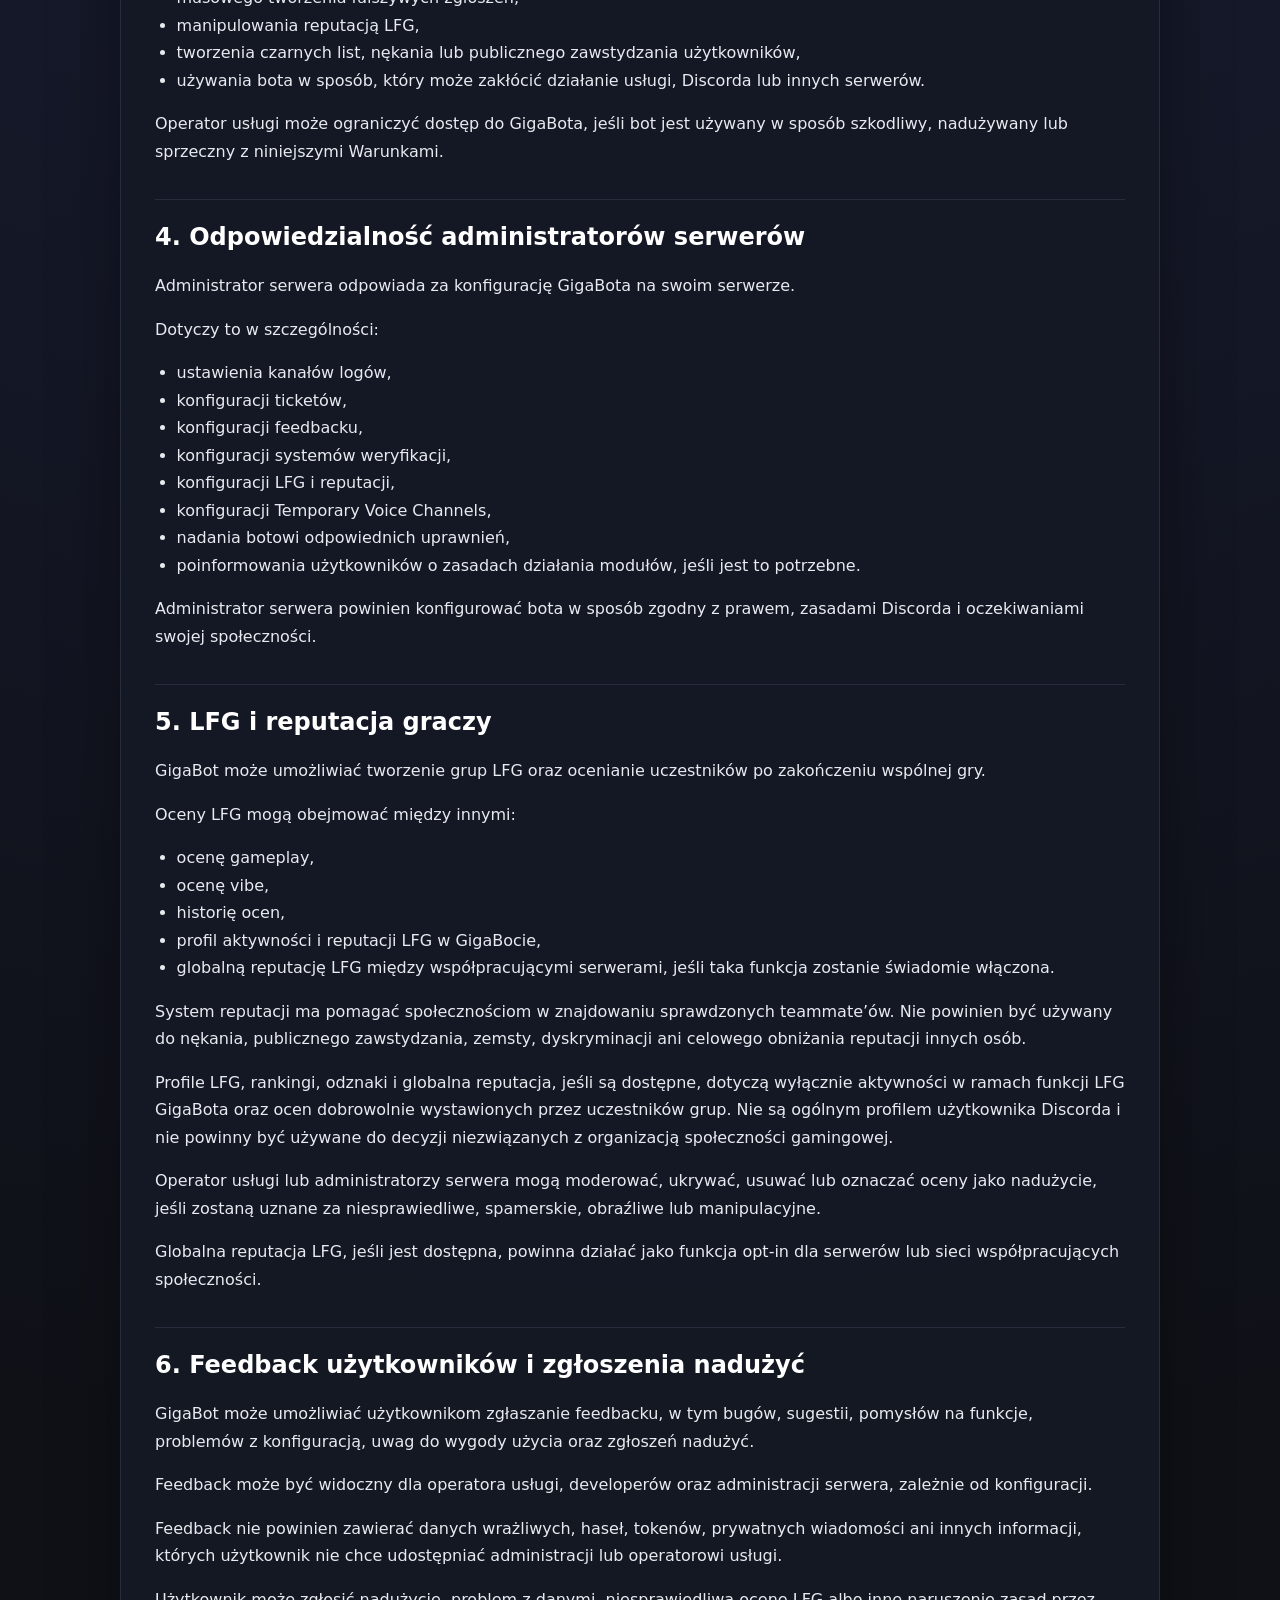
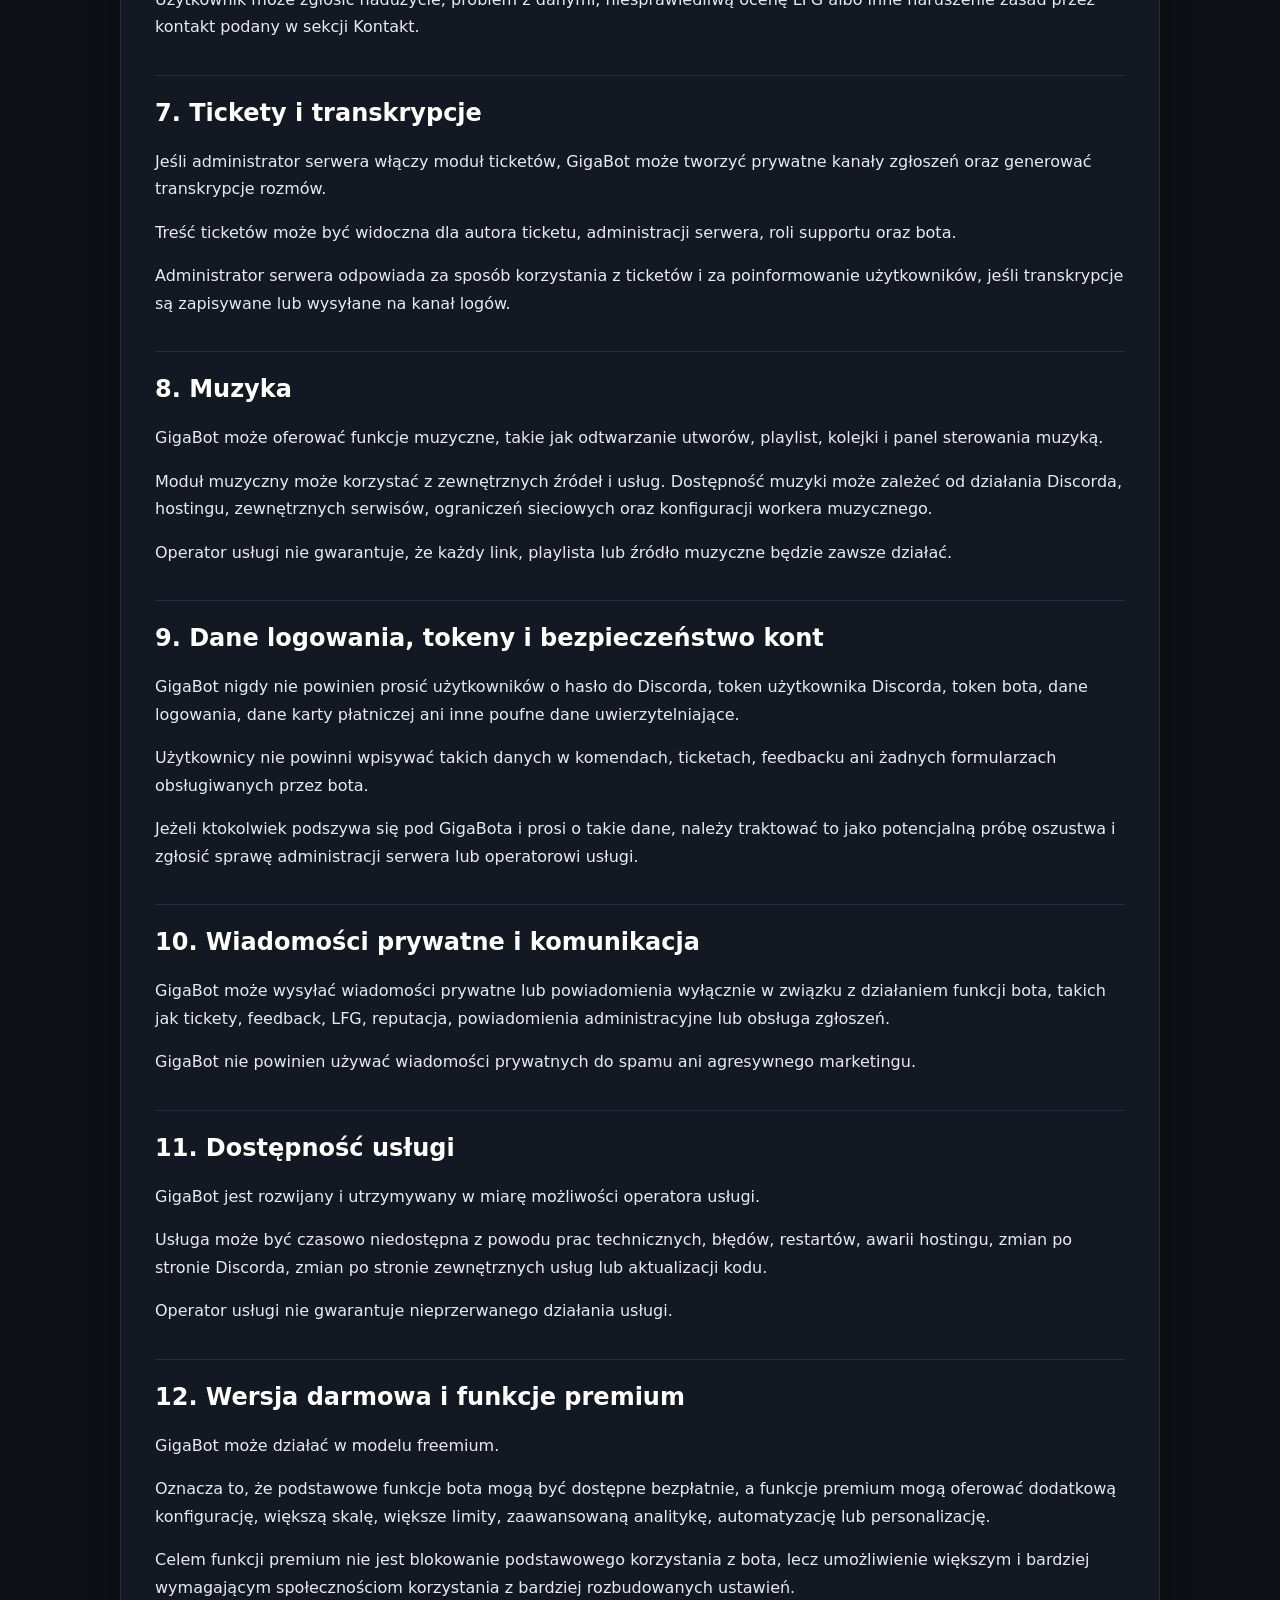
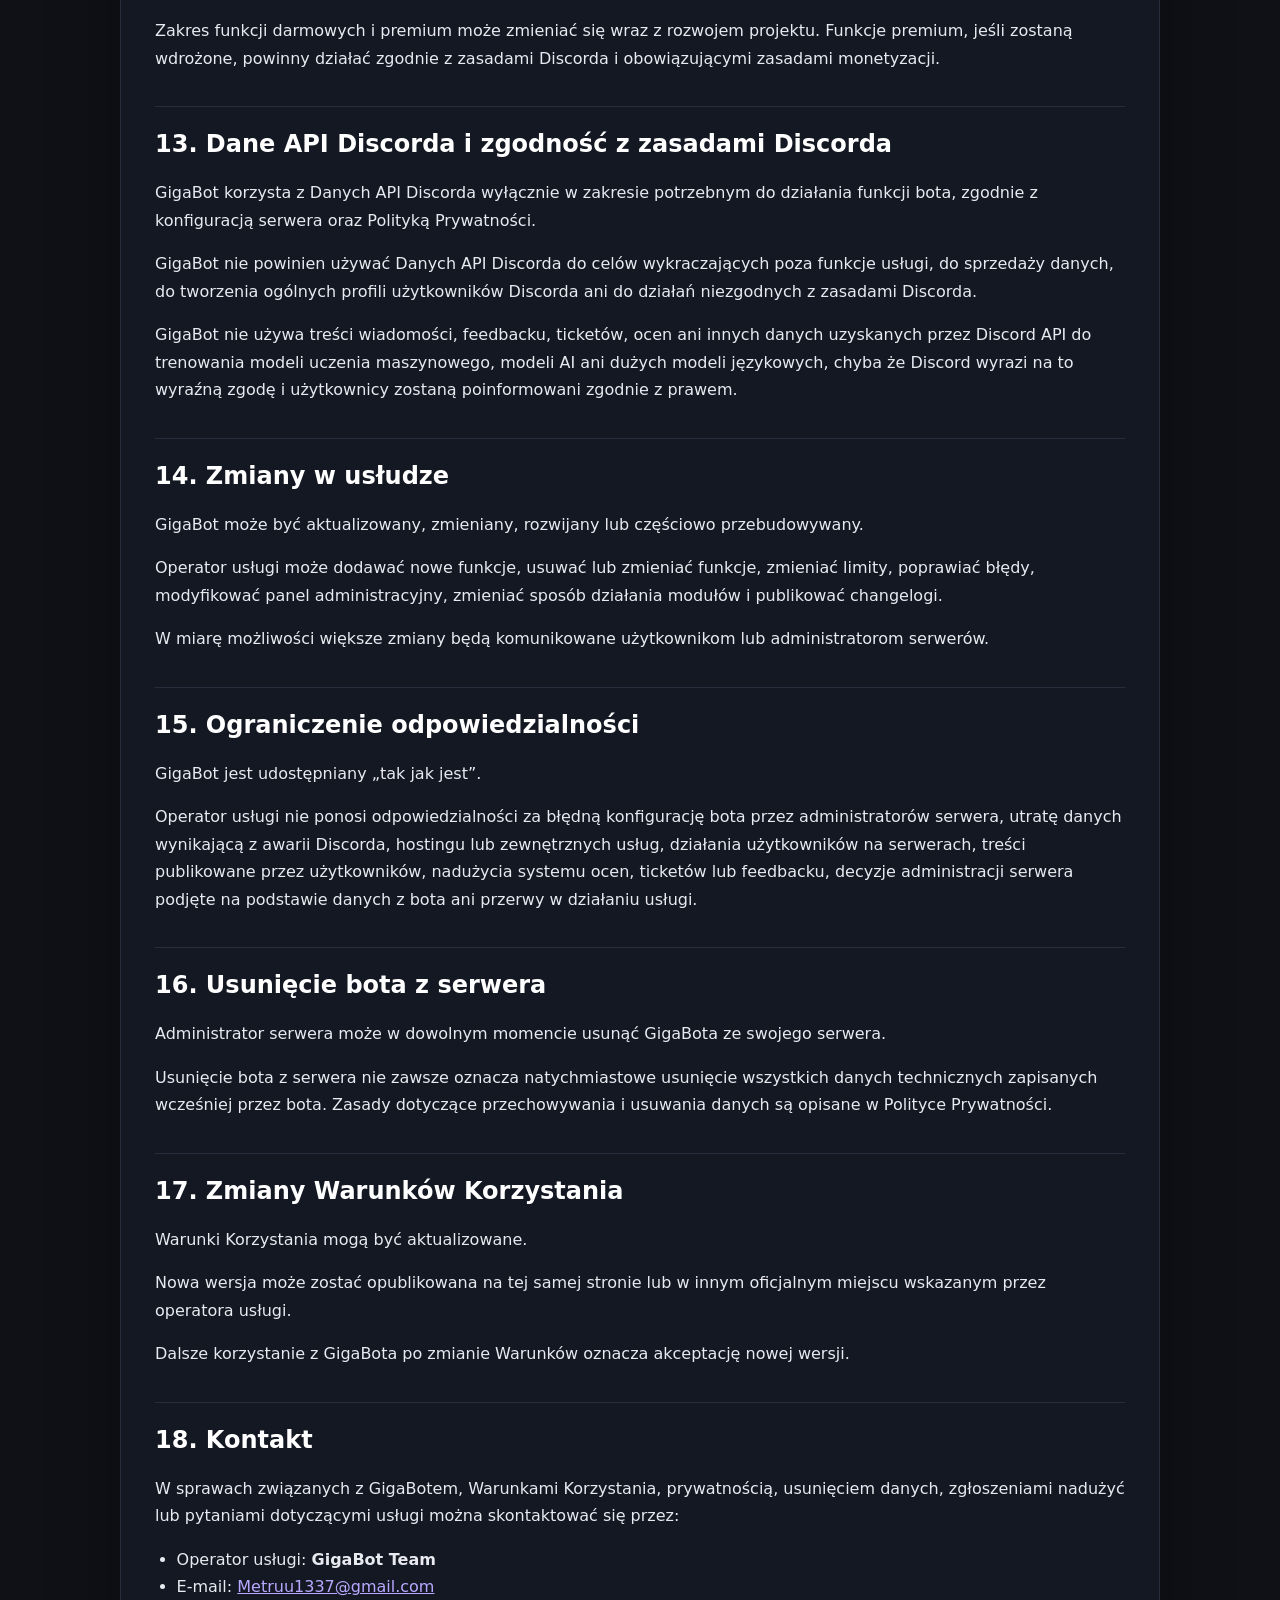
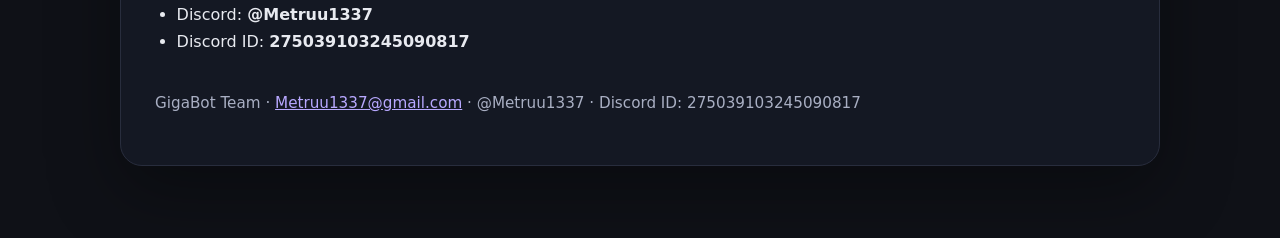
<file: terms.html>
<!doctype html>
<html lang="pl">
<head>
  <meta charset="utf-8">
  <meta name="viewport" content="width=device-width, initial-scale=1">
  <title>Warunki Korzystania — GigaBot</title>
  <meta name="description" content="Warunki Korzystania z GigaBota.">
  <link rel="stylesheet" href="style.css">
</head>
<body>
<main class="wrapper">
<article class="card">
<nav>
  <a href="index.html">Start</a>
  <a href="terms.html">Warunki Korzystania</a>
  <a href="privacy.html">Polityka Prywatności</a>
</nav>
<h1>Warunki Korzystania z GigaBota</h1>
<span class="badge">Ostatnia aktualizacja: 13.06.2026</span>
<p>Niniejsze Warunki Korzystania określają zasady korzystania z bota Discord o nazwie <strong>GigaBot</strong> oraz jego modułów, takich jak <strong>GigaCore</strong>, <strong>GigaMusic</strong>, <strong>GigaLFG</strong> i <strong>GigaAdmin</strong>.</p>
<p>Korzystając z GigaBota, dodając go na serwer Discord lub używając jego funkcji, akceptujesz poniższe zasady.</p>
<div class="notice"><strong>Ważne:</strong> GigaBot działa w środowisku Discord. Korzystanie z GigaBota nie zastępuje ani nie modyfikuje Warunków Korzystania Discorda, Wytycznych dla Społeczności Discorda ani zasad Discorda dla deweloperów.</div>

<h2>1. Definicje</h2>
<p>„GigaBot” oznacza aplikację Discord oraz powiązane moduły i funkcje udostępniane użytkownikom serwerów Discord.</p>
<p>„Usługa” oznacza wszystkie funkcje GigaBota, w tym między innymi panel administracyjny, LFG, reputację graczy, Temporary Voice Channels, muzykę, tickety, feedback, logi, weryfikację, role, changelogi i liczniki serwera.</p>
<p>„Administrator serwera” oznacza osobę zarządzającą serwerem Discord, na którym działa GigaBot.</p>
<p>„Użytkownik” oznacza osobę korzystającą z funkcji GigaBota na serwerze Discord.</p>
<p>„Operator usługi” lub „Właściciel bota” oznacza <strong>GigaBot Team</strong>.</p>
<p>„Dane API Discorda” oznaczają dane uzyskane przez GigaBota za pośrednictwem API Discorda lub funkcji Discorda, w zakresie potrzebnym do działania bota.</p>

<h2>2. Charakter usługi</h2>
<p>GigaBot jest botem Discord przeznaczonym przede wszystkim dla społeczności gamingowych, serwerów społecznościowych i administracyjnych.</p>
<p>GigaBot pomaga organizować serwer, tworzyć grupy LFG, zarządzać kanałami głosowymi, obsługiwać tickety, zbierać feedback, prowadzić logi, publikować changelogi i konfigurować moduły z poziomu panelu administracyjnego.</p>
<p>GigaBot działa w środowisku Discord i wymaga, aby użytkownicy oraz administratorzy przestrzegali zasad Discorda, w tym Warunków Korzystania Discorda oraz wytycznych dla społeczności.</p>

<h2>3. Korzystanie z bota</h2>
<p>Korzystając z GigaBota, użytkownik zobowiązuje się do korzystania z usługi zgodnie z prawem, zasadami Discorda oraz regulaminem serwera, na którym bot działa.</p>
<p>Zabronione jest używanie GigaBota do:</p>
<ul>
  <li>nękania, obrażania lub zastraszania innych osób,</li>
  <li>spamowania,</li>
  <li>publikowania treści nielegalnych lub szkodliwych,</li>
  <li>obchodzenia zabezpieczeń Discorda,</li>
  <li>nadużywania systemu ocen, reputacji, feedbacku lub ticketów,</li>
  <li>masowego tworzenia fałszywych zgłoszeń,</li>
  <li>manipulowania reputacją LFG,</li>
  <li>tworzenia czarnych list, nękania lub publicznego zawstydzania użytkowników,</li>
  <li>używania bota w sposób, który może zakłócić działanie usługi, Discorda lub innych serwerów.</li>
</ul>
<p>Operator usługi może ograniczyć dostęp do GigaBota, jeśli bot jest używany w sposób szkodliwy, nadużywany lub sprzeczny z niniejszymi Warunkami.</p>

<h2>4. Odpowiedzialność administratorów serwerów</h2>
<p>Administrator serwera odpowiada za konfigurację GigaBota na swoim serwerze.</p>
<p>Dotyczy to w szczególności:</p>
<ul>
  <li>ustawienia kanałów logów,</li>
  <li>konfiguracji ticketów,</li>
  <li>konfiguracji feedbacku,</li>
  <li>konfiguracji systemów weryfikacji,</li>
  <li>konfiguracji LFG i reputacji,</li>
  <li>konfiguracji Temporary Voice Channels,</li>
  <li>nadania botowi odpowiednich uprawnień,</li>
  <li>poinformowania użytkowników o zasadach działania modułów, jeśli jest to potrzebne.</li>
</ul>
<p>Administrator serwera powinien konfigurować bota w sposób zgodny z prawem, zasadami Discorda i oczekiwaniami swojej społeczności.</p>

<h2>5. LFG i reputacja graczy</h2>
<p>GigaBot może umożliwiać tworzenie grup LFG oraz ocenianie uczestników po zakończeniu wspólnej gry.</p>
<p>Oceny LFG mogą obejmować między innymi:</p>
<ul>
  <li>ocenę gameplay,</li>
  <li>ocenę vibe,</li>
  <li>historię ocen,</li>
  <li>profil aktywności i reputacji LFG w GigaBocie,</li>
  <li>globalną reputację LFG między współpracującymi serwerami, jeśli taka funkcja zostanie świadomie włączona.</li>
</ul>
<p>System reputacji ma pomagać społecznościom w znajdowaniu sprawdzonych teammate’ów. Nie powinien być używany do nękania, publicznego zawstydzania, zemsty, dyskryminacji ani celowego obniżania reputacji innych osób.</p>
<p>Profile LFG, rankingi, odznaki i globalna reputacja, jeśli są dostępne, dotyczą wyłącznie aktywności w ramach funkcji LFG GigaBota oraz ocen dobrowolnie wystawionych przez uczestników grup. Nie są ogólnym profilem użytkownika Discorda i nie powinny być używane do decyzji niezwiązanych z organizacją społeczności gamingowej.</p>
<p>Operator usługi lub administratorzy serwera mogą moderować, ukrywać, usuwać lub oznaczać oceny jako nadużycie, jeśli zostaną uznane za niesprawiedliwe, spamerskie, obraźliwe lub manipulacyjne.</p>
<p>Globalna reputacja LFG, jeśli jest dostępna, powinna działać jako funkcja opt-in dla serwerów lub sieci współpracujących społeczności.</p>

<h2>6. Feedback użytkowników i zgłoszenia nadużyć</h2>
<p>GigaBot może umożliwiać użytkownikom zgłaszanie feedbacku, w tym bugów, sugestii, pomysłów na funkcje, problemów z konfiguracją, uwag do wygody użycia oraz zgłoszeń nadużyć.</p>
<p>Feedback może być widoczny dla operatora usługi, developerów oraz administracji serwera, zależnie od konfiguracji.</p>
<p>Feedback nie powinien zawierać danych wrażliwych, haseł, tokenów, prywatnych wiadomości ani innych informacji, których użytkownik nie chce udostępniać administracji lub operatorowi usługi.</p>
<p>Użytkownik może zgłosić nadużycie, problem z danymi, niesprawiedliwą ocenę LFG albo inne naruszenie zasad przez kontakt podany w sekcji Kontakt.</p>

<h2>7. Tickety i transkrypcje</h2>
<p>Jeśli administrator serwera włączy moduł ticketów, GigaBot może tworzyć prywatne kanały zgłoszeń oraz generować transkrypcje rozmów.</p>
<p>Treść ticketów może być widoczna dla autora ticketu, administracji serwera, roli supportu oraz bota.</p>
<p>Administrator serwera odpowiada za sposób korzystania z ticketów i za poinformowanie użytkowników, jeśli transkrypcje są zapisywane lub wysyłane na kanał logów.</p>

<h2>8. Muzyka</h2>
<p>GigaBot może oferować funkcje muzyczne, takie jak odtwarzanie utworów, playlist, kolejki i panel sterowania muzyką.</p>
<p>Moduł muzyczny może korzystać z zewnętrznych źródeł i usług. Dostępność muzyki może zależeć od działania Discorda, hostingu, zewnętrznych serwisów, ograniczeń sieciowych oraz konfiguracji workera muzycznego.</p>
<p>Operator usługi nie gwarantuje, że każdy link, playlista lub źródło muzyczne będzie zawsze działać.</p>

<h2>9. Dane logowania, tokeny i bezpieczeństwo kont</h2>
<p>GigaBot nigdy nie powinien prosić użytkowników o hasło do Discorda, token użytkownika Discorda, token bota, dane logowania, dane karty płatniczej ani inne poufne dane uwierzytelniające.</p>
<p>Użytkownicy nie powinni wpisywać takich danych w komendach, ticketach, feedbacku ani żadnych formularzach obsługiwanych przez bota.</p>
<p>Jeżeli ktokolwiek podszywa się pod GigaBota i prosi o takie dane, należy traktować to jako potencjalną próbę oszustwa i zgłosić sprawę administracji serwera lub operatorowi usługi.</p>

<h2>10. Wiadomości prywatne i komunikacja</h2>
<p>GigaBot może wysyłać wiadomości prywatne lub powiadomienia wyłącznie w związku z działaniem funkcji bota, takich jak tickety, feedback, LFG, reputacja, powiadomienia administracyjne lub obsługa zgłoszeń.</p>
<p>GigaBot nie powinien używać wiadomości prywatnych do spamu ani agresywnego marketingu.</p>

<h2>11. Dostępność usługi</h2>
<p>GigaBot jest rozwijany i utrzymywany w miarę możliwości operatora usługi.</p>
<p>Usługa może być czasowo niedostępna z powodu prac technicznych, błędów, restartów, awarii hostingu, zmian po stronie Discorda, zmian po stronie zewnętrznych usług lub aktualizacji kodu.</p>
<p>Operator usługi nie gwarantuje nieprzerwanego działania usługi.</p>

<h2>12. Wersja darmowa i funkcje premium</h2>
<p>GigaBot może działać w modelu freemium.</p>
<p>Oznacza to, że podstawowe funkcje bota mogą być dostępne bezpłatnie, a funkcje premium mogą oferować dodatkową konfigurację, większą skalę, większe limity, zaawansowaną analitykę, automatyzację lub personalizację.</p>
<p>Celem funkcji premium nie jest blokowanie podstawowego korzystania z bota, lecz umożliwienie większym i bardziej wymagającym społecznościom korzystania z bardziej rozbudowanych ustawień.</p>
<p>Zakres funkcji darmowych i premium może zmieniać się wraz z rozwojem projektu. Funkcje premium, jeśli zostaną wdrożone, powinny działać zgodnie z zasadami Discorda i obowiązującymi zasadami monetyzacji.</p>

<h2>13. Dane API Discorda i zgodność z zasadami Discorda</h2>
<p>GigaBot korzysta z Danych API Discorda wyłącznie w zakresie potrzebnym do działania funkcji bota, zgodnie z konfiguracją serwera oraz Polityką Prywatności.</p>
<p>GigaBot nie powinien używać Danych API Discorda do celów wykraczających poza funkcje usługi, do sprzedaży danych, do tworzenia ogólnych profili użytkowników Discorda ani do działań niezgodnych z zasadami Discorda.</p>
<p>GigaBot nie używa treści wiadomości, feedbacku, ticketów, ocen ani innych danych uzyskanych przez Discord API do trenowania modeli uczenia maszynowego, modeli AI ani dużych modeli językowych, chyba że Discord wyrazi na to wyraźną zgodę i użytkownicy zostaną poinformowani zgodnie z prawem.</p>

<h2>14. Zmiany w usłudze</h2>
<p>GigaBot może być aktualizowany, zmieniany, rozwijany lub częściowo przebudowywany.</p>
<p>Operator usługi może dodawać nowe funkcje, usuwać lub zmieniać funkcje, zmieniać limity, poprawiać błędy, modyfikować panel administracyjny, zmieniać sposób działania modułów i publikować changelogi.</p>
<p>W miarę możliwości większe zmiany będą komunikowane użytkownikom lub administratorom serwerów.</p>

<h2>15. Ograniczenie odpowiedzialności</h2>
<p>GigaBot jest udostępniany „tak jak jest”.</p>
<p>Operator usługi nie ponosi odpowiedzialności za błędną konfigurację bota przez administratorów serwera, utratę danych wynikającą z awarii Discorda, hostingu lub zewnętrznych usług, działania użytkowników na serwerach, treści publikowane przez użytkowników, nadużycia systemu ocen, ticketów lub feedbacku, decyzje administracji serwera podjęte na podstawie danych z bota ani przerwy w działaniu usługi.</p>

<h2>16. Usunięcie bota z serwera</h2>
<p>Administrator serwera może w dowolnym momencie usunąć GigaBota ze swojego serwera.</p>
<p>Usunięcie bota z serwera nie zawsze oznacza natychmiastowe usunięcie wszystkich danych technicznych zapisanych wcześniej przez bota. Zasady dotyczące przechowywania i usuwania danych są opisane w Polityce Prywatności.</p>

<h2>17. Zmiany Warunków Korzystania</h2>
<p>Warunki Korzystania mogą być aktualizowane.</p>
<p>Nowa wersja może zostać opublikowana na tej samej stronie lub w innym oficjalnym miejscu wskazanym przez operatora usługi.</p>
<p>Dalsze korzystanie z GigaBota po zmianie Warunków oznacza akceptację nowej wersji.</p>

<h2>18. Kontakt</h2>
<p>W sprawach związanych z GigaBotem, Warunkami Korzystania, prywatnością, usunięciem danych, zgłoszeniami nadużyć lub pytaniami dotyczącymi usługi można skontaktować się przez:</p>
<ul>
  <li>Operator usługi: <strong>GigaBot Team</strong></li>
  <li>E-mail: <a href="mailto:Metruu1337@gmail.com">Metruu1337@gmail.com</a></li>
  <li>Discord: <strong>@Metruu1337</strong></li>
  <li>Discord ID: <strong>275039103245090817</strong></li>
</ul>
<p class="footer">GigaBot Team · <a href="mailto:Metruu1337@gmail.com">Metruu1337@gmail.com</a> · @Metruu1337 · Discord ID: 275039103245090817</p>
</article>
</main>
</body>
</html>
</file>
<file: style.css>
:root {
  color-scheme: dark;
  --bg: #0f1117;
  --panel: #151925;
  --panel-2: #101421;
  --text: #e8eaf0;
  --muted: #a9afc3;
  --accent: #7c5cff;
  --accent-2: #21c7a8;
  --border: #282d3d;
}
* { box-sizing: border-box; }
html { scroll-behavior: smooth; }
body {
  margin: 0;
  font-family: Inter, ui-sans-serif, system-ui, -apple-system, BlinkMacSystemFont, "Segoe UI", sans-serif;
  background: radial-gradient(circle at top, #1d2240 0, var(--bg) 46%);
  color: var(--text);
  line-height: 1.72;
}
a { color: #b8a8ff; }
a:hover { color: #d8d0ff; }
.wrapper {
  width: min(1040px, calc(100% - 32px));
  margin: 0 auto;
  padding: 48px 0 72px;
}
.card {
  background: rgba(21, 25, 37, 0.94);
  border: 1px solid var(--border);
  border-radius: 22px;
  padding: 34px;
  box-shadow: 0 24px 70px rgba(0,0,0,.35);
}
nav {
  display: flex;
  gap: 12px;
  flex-wrap: wrap;
  margin-bottom: 26px;
}
nav a, .button-link {
  color: var(--text);
  text-decoration: none;
  border: 1px solid var(--border);
  border-radius: 999px;
  padding: 9px 14px;
  background: rgba(255,255,255,.04);
}
nav a:hover, .button-link:hover { border-color: var(--accent); }
h1, h2, h3 { line-height: 1.25; }
h1 { font-size: clamp(2rem, 5vw, 3.1rem); margin: 0 0 8px; }
h2 { margin-top: 34px; padding-top: 22px; border-top: 1px solid var(--border); color: #fff; }
h3 { margin-top: 22px; color: #fff; }
p, li { color: var(--text); }
ul { padding-left: 1.35rem; }
.muted { color: var(--muted); }
.badge {
  display: inline-flex;
  margin: 8px 0 20px;
  color: #dcd8ff;
  background: rgba(124, 92, 255, .12);
  border: 1px solid rgba(124, 92, 255, .28);
  border-radius: 999px;
  padding: 6px 12px;
  font-size: .94rem;
}
.notice {
  border-left: 4px solid var(--accent);
  background: rgba(124, 92, 255, .11);
  padding: 14px 16px;
  border-radius: 12px;
  margin: 22px 0;
}
.safe-note {
  border-left: 4px solid var(--accent-2);
  background: rgba(33,199,168,.10);
  padding: 14px 16px;
  border-radius: 12px;
  margin: 22px 0;
}
.footer { margin-top: 34px; color: var(--muted); font-size: .95rem; }
code { background: rgba(255,255,255,.08); padding: 2px 6px; border-radius: 6px; }
@media (max-width: 640px) {
  .card { padding: 24px; border-radius: 18px; }
  .wrapper { width: min(100% - 20px, 1040px); padding-top: 28px; }
}
</file>
